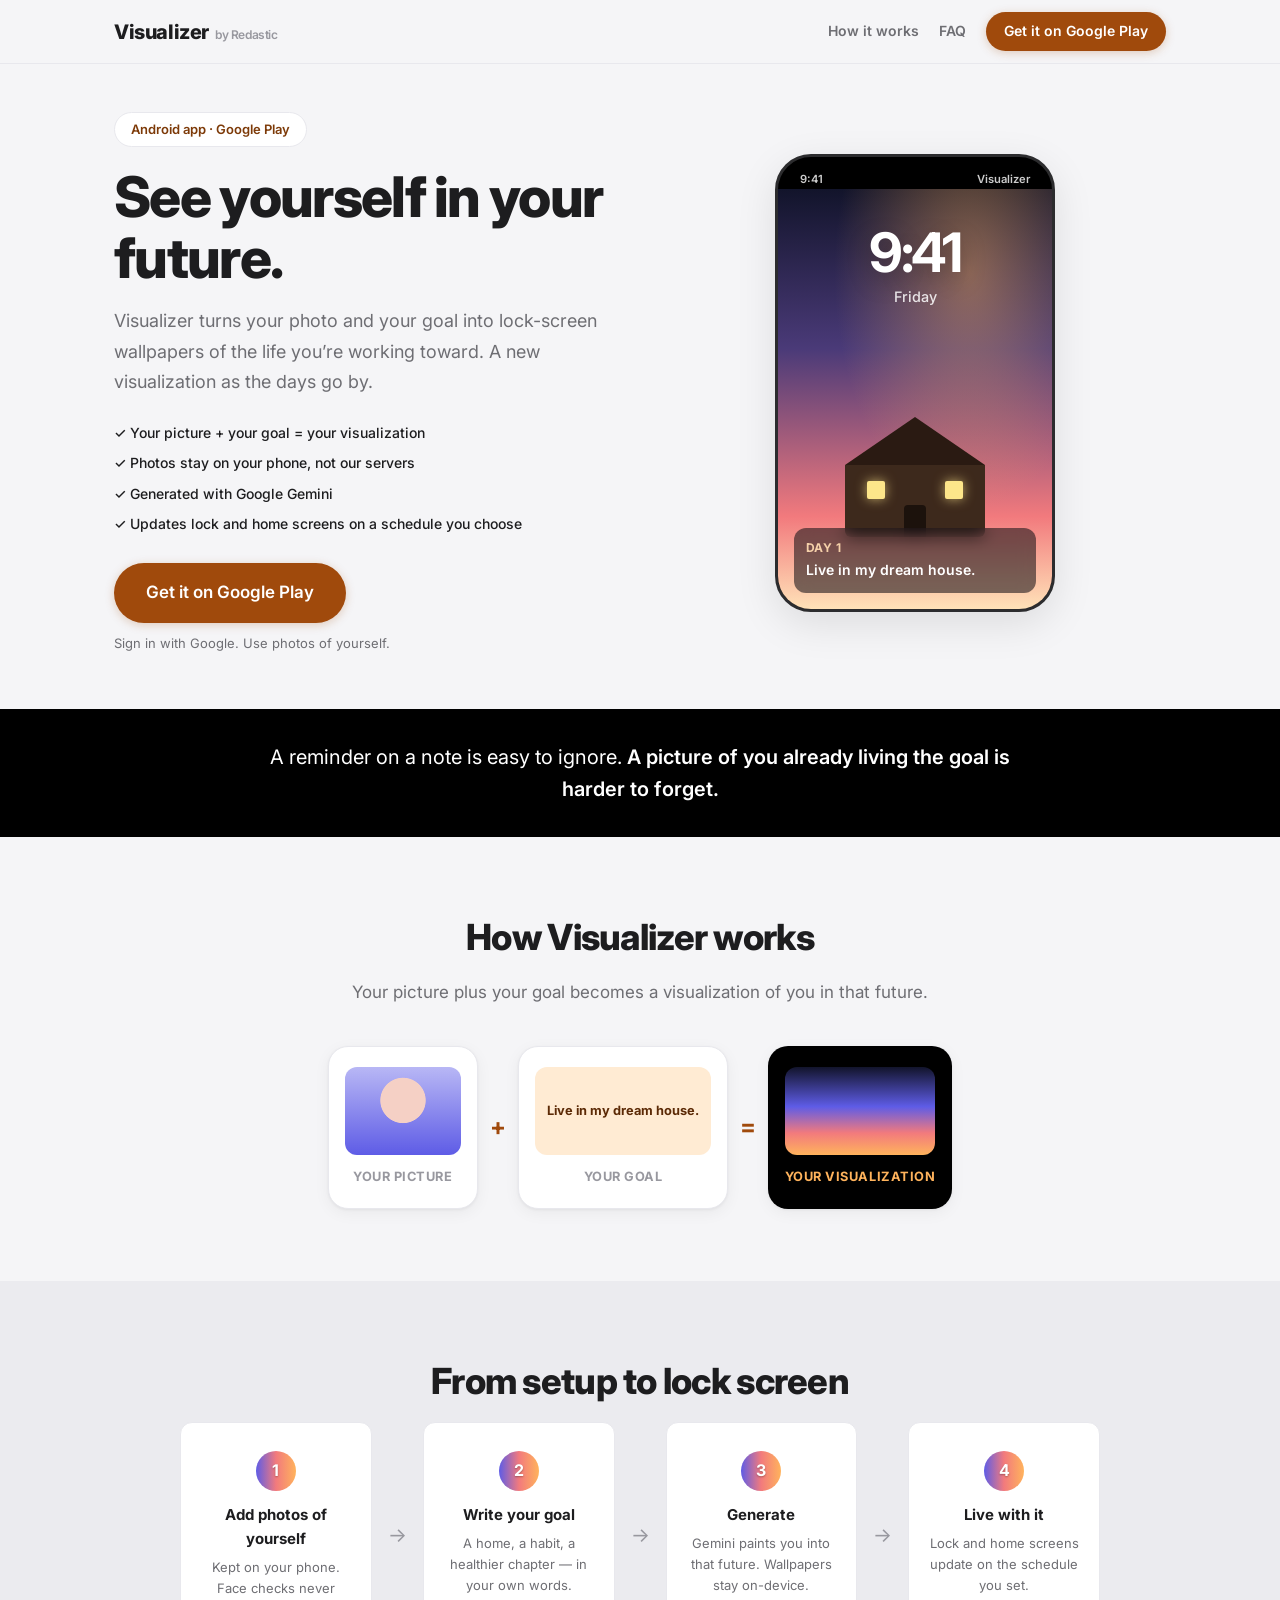
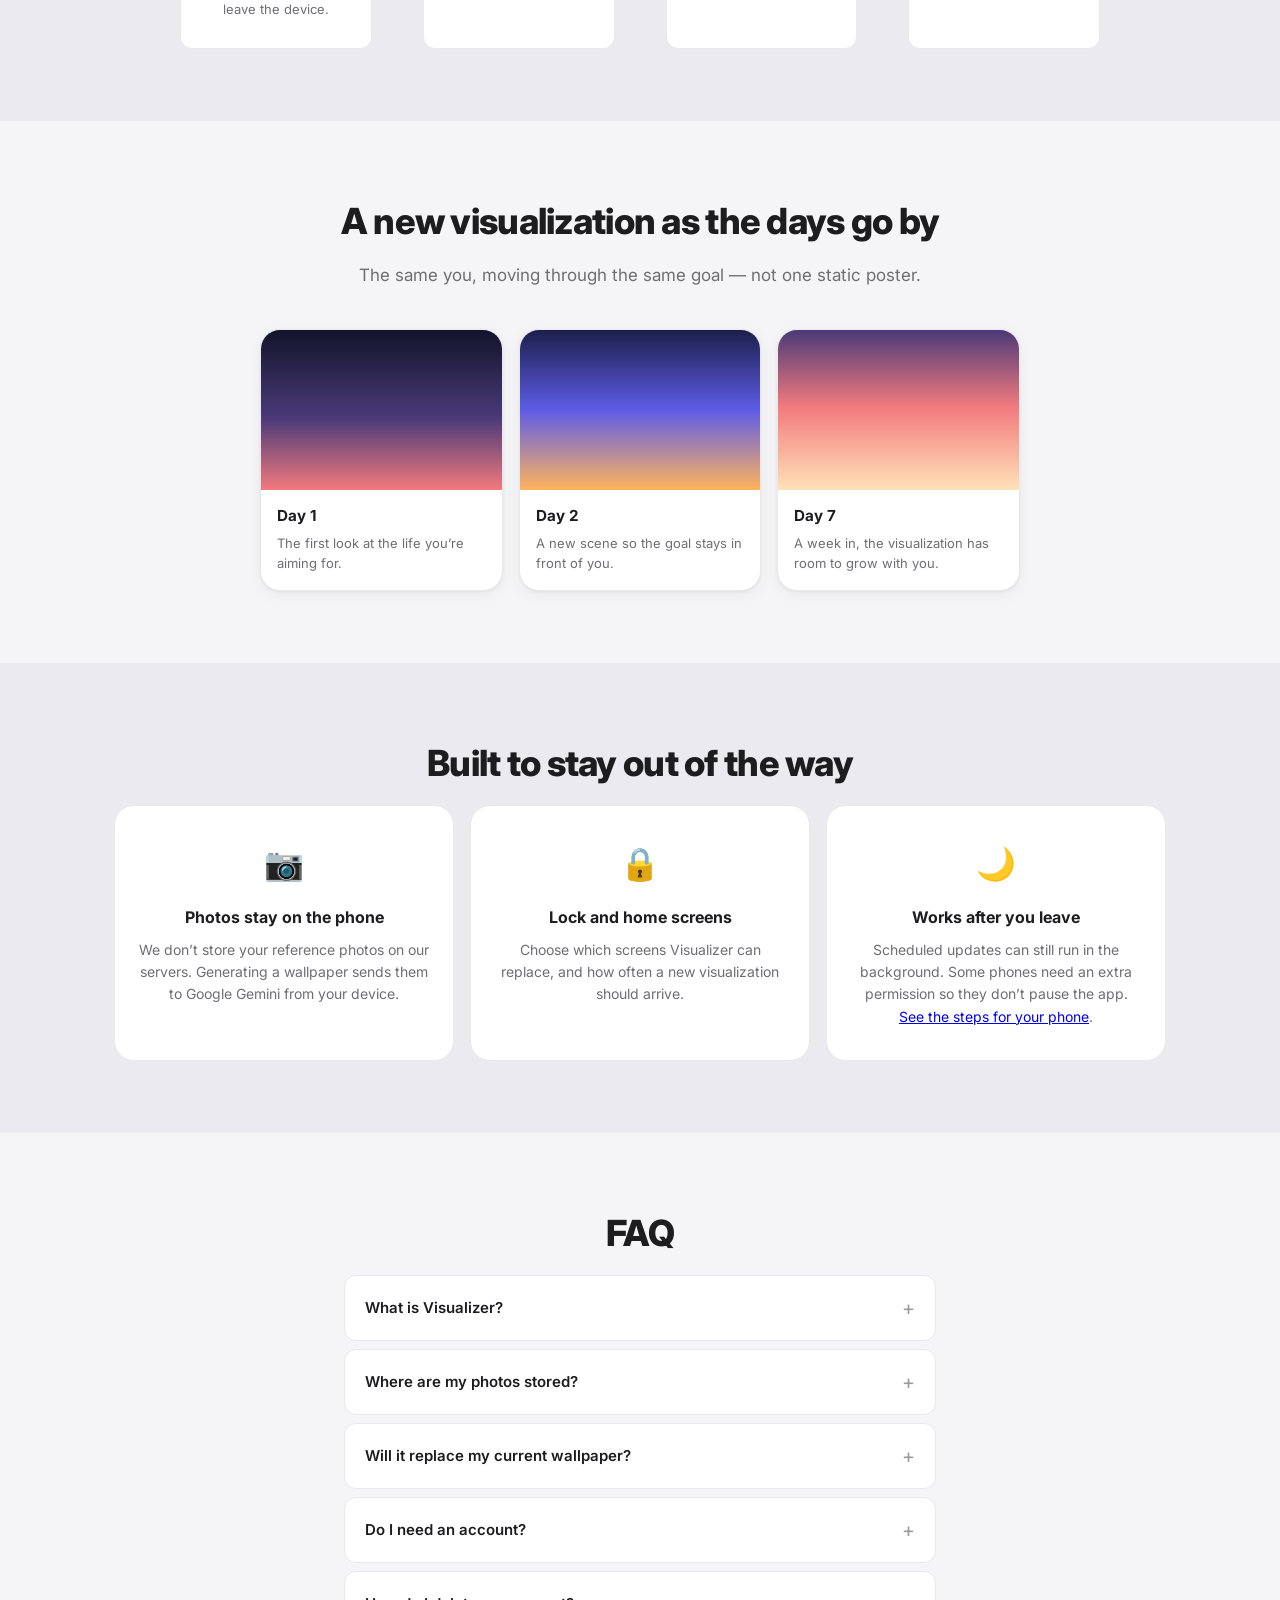
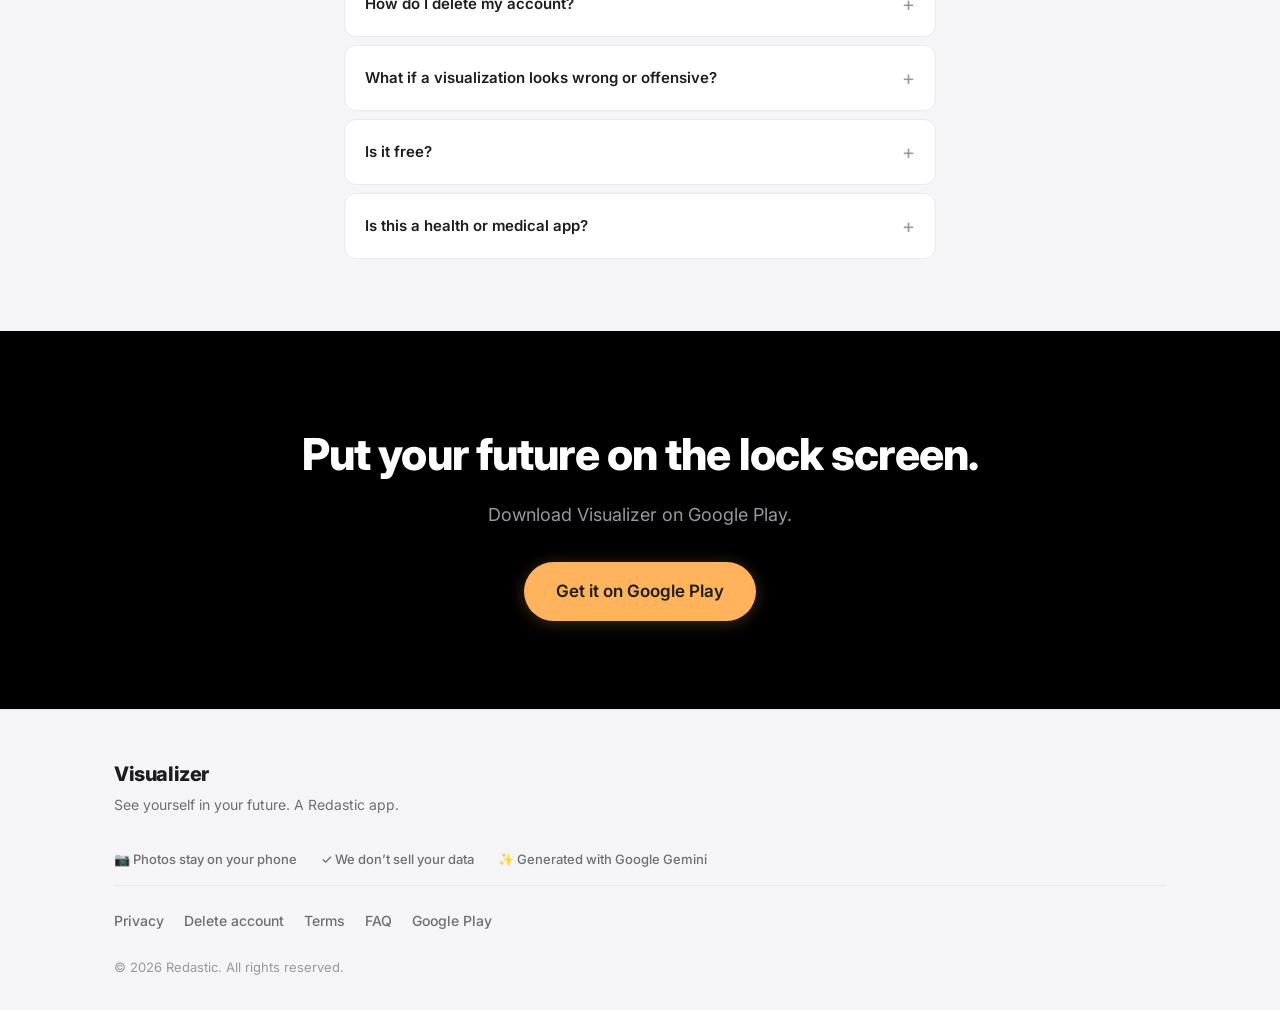
<file: index.html>
<!DOCTYPE html>
<html lang="en">
<head>
  <meta charset="UTF-8">
  <meta name="viewport" content="width=device-width, initial-scale=1.0">
  <title>Visualizer — See yourself in your future</title>
  <meta name="description" content="Visualizer turns your photo and your goal into lock-screen wallpapers of the life you’re working toward. A new visualization as the days go by.">
  <meta name="keywords" content="visualizer app, manifestation wallpaper, future self, lock screen wallpaper, goal visualization, google gemini wallpaper">
  <meta property="og:title" content="Visualizer — See yourself in your future">
  <meta property="og:description" content="Your picture plus your goal becomes a visualization on your lock screen. A new scene as the days go by.">
  <meta property="og:type" content="website">
  <meta property="og:url" content="https://redastic.com">
  <meta name="twitter:card" content="summary_large_image">
  <link rel="canonical" href="https://redastic.com">
  <link rel="preconnect" href="https://fonts.googleapis.com">
  <link rel="preconnect" href="https://fonts.gstatic.com" crossorigin>
  <link href="https://fonts.googleapis.com/css2?family=Inter:wght@400;500;600;700;800&display=swap" rel="stylesheet">
  <link rel="stylesheet" href="css/styles.css">
  <link rel="icon" href="data:image/svg+xml,<svg xmlns='http://www.w3.org/2000/svg' viewBox='0 0 100 100'><text y='.9em' font-size='90'>✨</text></svg>">
  <noscript>
    <style>.reveal, .reveal-delay { opacity: 1 !important; transform: none !important; }</style>
  </noscript>
</head>
<body>

  <nav class="nav">
    <div class="container nav-inner">
      <a href="index.html" class="logo">Visualizer<span class="logo-by">by Redastic</span></a>
      <div class="nav-links">
        <a href="#how">How it works</a>
        <a href="#faq">FAQ</a>
        <a href="https://play.google.com/store/apps/details?id=com.visualizer.app" data-link="play-store" class="btn btn-primary btn-sm" target="_blank" rel="noopener">
          <span data-config="cta-text">Get it on Google Play</span>
        </a>
      </div>
    </div>
  </nav>

  <section class="hero">
    <div class="container hero-grid">
      <div class="hero-content reveal">
        <div class="hero-badge">Android app · Google Play</div>
        <h1 class="hero-title">See yourself in your future.</h1>
        <p class="hero-subtitle">
          Visualizer turns your photo and your goal into lock-screen wallpapers of the
          life you’re working toward. A new visualization as the days go by.
        </p>

        <ul class="trust-signals">
          <li>✓ Your picture + your goal = your visualization</li>
          <li>✓ Photos stay on your phone, not our servers</li>
          <li>✓ Generated with Google Gemini</li>
          <li>✓ Updates lock and home screens on a schedule you choose</li>
        </ul>

        <div class="hero-cta">
          <a href="https://play.google.com/store/apps/details?id=com.visualizer.app" data-link="play-store" class="btn btn-primary btn-lg" target="_blank" rel="noopener">
            <span data-config="cta-text">Get it on Google Play</span>
          </a>
          <p class="cta-note">Sign in with Google. Use photos of yourself.</p>
        </div>
      </div>

      <div class="hero-demo reveal reveal-delay">
        <div class="phone-lock" aria-label="Lock screen visualization of living in a dream house">
          <div class="lock-status"><span>9:41</span><span>Visualizer</span></div>
          <div class="lock-scene">
            <div class="lock-time">9:41</div>
            <div class="lock-date">Friday</div>
            <div class="lock-house">
              <div class="lock-roof"></div>
              <div class="lock-body">
                <span class="lock-window lock-window-l"></span>
                <span class="lock-window lock-window-r"></span>
                <span class="lock-door"></span>
              </div>
            </div>
            <div class="lock-caption">
              <strong>Day 1</strong>
              <span>Live in my dream house.</span>
            </div>
          </div>
        </div>
      </div>
    </div>
  </section>

  <section class="usp-strip">
    <div class="container">
      <p class="usp-text reveal">
        A reminder on a note is easy to ignore.
        <strong>A picture of you already living the goal is harder to forget.</strong>
      </p>
    </div>
  </section>

  <section class="section" id="formula">
    <div class="container">
      <h2 class="section-title reveal">How Visualizer works</h2>
      <p class="section-subtitle reveal">Your picture plus your goal becomes a visualization of you in that future.</p>
      <div class="formula reveal">
        <div class="formula-card">
          <div class="formula-visual formula-photo" aria-hidden="true"></div>
          <h3>Your picture</h3>
        </div>
        <span class="formula-op">+</span>
        <div class="formula-card">
          <div class="formula-visual formula-goal">Live in my dream house.</div>
          <h3>Your goal</h3>
        </div>
        <span class="formula-op">=</span>
        <div class="formula-card is-result">
          <div class="formula-visual formula-result-visual" aria-hidden="true"></div>
          <h3>Your visualization</h3>
        </div>
      </div>
    </div>
  </section>

  <section class="section section-alt" id="how">
    <div class="container">
      <h2 class="section-title reveal">From setup to lock screen</h2>
      <div class="steps-horizontal">
        <div class="step-mini reveal">
          <div class="step-mini-number">1</div>
          <h3>Add photos of yourself</h3>
          <p>Kept on your phone. Face checks never leave the device.</p>
        </div>
        <div class="step-mini-arrow">→</div>
        <div class="step-mini reveal">
          <div class="step-mini-number">2</div>
          <h3>Write your goal</h3>
          <p>A home, a habit, a healthier chapter — in your own words.</p>
        </div>
        <div class="step-mini-arrow">→</div>
        <div class="step-mini reveal">
          <div class="step-mini-number">3</div>
          <h3>Generate</h3>
          <p>Gemini paints you into that future. Wallpapers stay on-device.</p>
        </div>
        <div class="step-mini-arrow">→</div>
        <div class="step-mini reveal">
          <div class="step-mini-number">4</div>
          <h3>Live with it</h3>
          <p>Lock and home screens update on the schedule you set.</p>
        </div>
      </div>
    </div>
  </section>

  <section class="section" id="days">
    <div class="container">
      <h2 class="section-title reveal">A new visualization as the days go by</h2>
      <p class="section-subtitle reveal">The same you, moving through the same goal — not one static poster.</p>
      <div class="days-grid">
        <article class="day-card reveal">
          <div class="day-scene day-1" aria-hidden="true"></div>
          <h3>Day 1</h3>
          <p>The first look at the life you’re aiming for.</p>
        </article>
        <article class="day-card reveal">
          <div class="day-scene day-2" aria-hidden="true"></div>
          <h3>Day 2</h3>
          <p>A new scene so the goal stays in front of you.</p>
        </article>
        <article class="day-card reveal">
          <div class="day-scene day-7" aria-hidden="true"></div>
          <h3>Day 7</h3>
          <p>A week in, the visualization has room to grow with you.</p>
        </article>
      </div>
    </div>
  </section>

  <section class="section section-alt" id="why">
    <div class="container">
      <h2 class="section-title reveal">Built to stay out of the way</h2>
      <div class="why-grid">
        <div class="why-card reveal">
          <span class="why-icon">📷</span>
          <h3>Photos stay on the phone</h3>
          <p>We don’t store your reference photos on our servers. Generating a wallpaper sends them to Google Gemini from your device.</p>
        </div>
        <div class="why-card reveal">
          <span class="why-icon">🔒</span>
          <h3>Lock and home screens</h3>
          <p>Choose which screens Visualizer can replace, and how often a new visualization should arrive.</p>
        </div>
        <div class="why-card reveal">
          <span class="why-icon">🌙</span>
          <h3>Works after you leave</h3>
          <p>Scheduled updates can still run in the background. Some phones need an extra permission so they don’t pause the app. <a href="background-help/">See the steps for your phone</a>.</p>
        </div>
      </div>
    </div>
  </section>

  <section class="section" id="faq">
    <div class="container container-narrow">
      <h2 class="section-title reveal">FAQ</h2>
      <div class="faq-list">
        <details class="faq-item reveal">
          <summary>What is Visualizer?</summary>
          <p>An Android app from Redastic that creates motivational lock-screen wallpapers of your future self from your photos and your goal.</p>
        </details>
        <details class="faq-item reveal">
          <summary>Where are my photos stored?</summary>
          <p>On your phone. We do not upload or permanently store those files on our servers. When you generate a wallpaper, selected photos are sent from your device to Google Gemini. Android Backup or a device transfer may restore local media.</p>
        </details>
        <details class="faq-item reveal">
          <summary>Will it replace my current wallpaper?</summary>
          <p>Yes, on the screens you allow — lock, home, or both. You set that during setup and can change it later in Profile → Wallpaper settings.</p>
        </details>
        <details class="faq-item reveal">
          <summary>Do I need an account?</summary>
          <p>Yes. Sign in with Google so we can save your goal and account. You must be 18 or older.</p>
        </details>
        <details class="faq-item reveal">
          <summary>How do I delete my account?</summary>
          <p>In the app: Profile → Delete account. You can also request deletion by email from the <a href="data-deletion/index.html">data deletion page</a>.</p>
        </details>
        <details class="faq-item reveal">
          <summary>What if a visualization looks wrong or offensive?</summary>
          <p>Open it full screen and tap Report. That flags it for us without leaving the app and removes it from your gallery. Visualizations are AI-generated and labeled in the app.</p>
        </details>
        <details class="faq-item reveal">
          <summary>Is it free?</summary>
          <p>Your 7-day free trial starts with your first wallpaper and needs no payment details. After that, new and automatic wallpapers need Visualizer Plus, a monthly or yearly subscription through Google Play. Google Play shows the price in your currency before you buy, and you can cancel any time in Google Play.</p>
        </details>
        <details class="faq-item reveal">
          <summary>Is this a health or medical app?</summary>
          <p>No. If you type a health, weight, or fitness goal, that text is used only to personalize wallpaper prompts — not as medical advice or Health Connect data.</p>
        </details>
      </div>
    </div>
  </section>

  <section class="cta-section">
    <div class="container reveal">
      <h2 class="cta-title">Put your future on the lock screen.</h2>
      <p class="cta-subtitle">Download Visualizer on Google Play.</p>
      <div class="cta-actions">
        <a href="https://play.google.com/store/apps/details?id=com.visualizer.app" data-link="play-store" class="btn btn-primary btn-lg" target="_blank" rel="noopener">
          <span data-config="cta-text">Get it on Google Play</span>
        </a>
      </div>
    </div>
  </section>

  <footer class="footer">
    <div class="container footer-inner">
      <div class="footer-brand">
        <span class="logo">Visualizer</span>
        <p>See yourself in your future. A Redastic app.</p>
      </div>
      <div class="footer-trust">
        <span>📷 Photos stay on your phone</span>
        <span>✓ We don’t sell your data</span>
        <span>✨ Generated with Google Gemini</span>
      </div>
      <div class="footer-links">
        <a href="privacy/index.html">Privacy</a>
        <a href="data-deletion/index.html">Delete account</a>
        <a href="terms/index.html">Terms</a>
        <a href="#faq">FAQ</a>
        <a href="https://play.google.com/store/apps/details?id=com.visualizer.app" data-link="play-store" target="_blank" rel="noopener">Google Play</a>
      </div>
      <p class="footer-copy">&copy; <span data-config="copyright-year">2026</span> Redastic. All rights reserved.</p>
    </div>
  </footer>

  <script src="js/config.js"></script>
  <script src="js/script.js"></script>
</body>
</html>
</file>
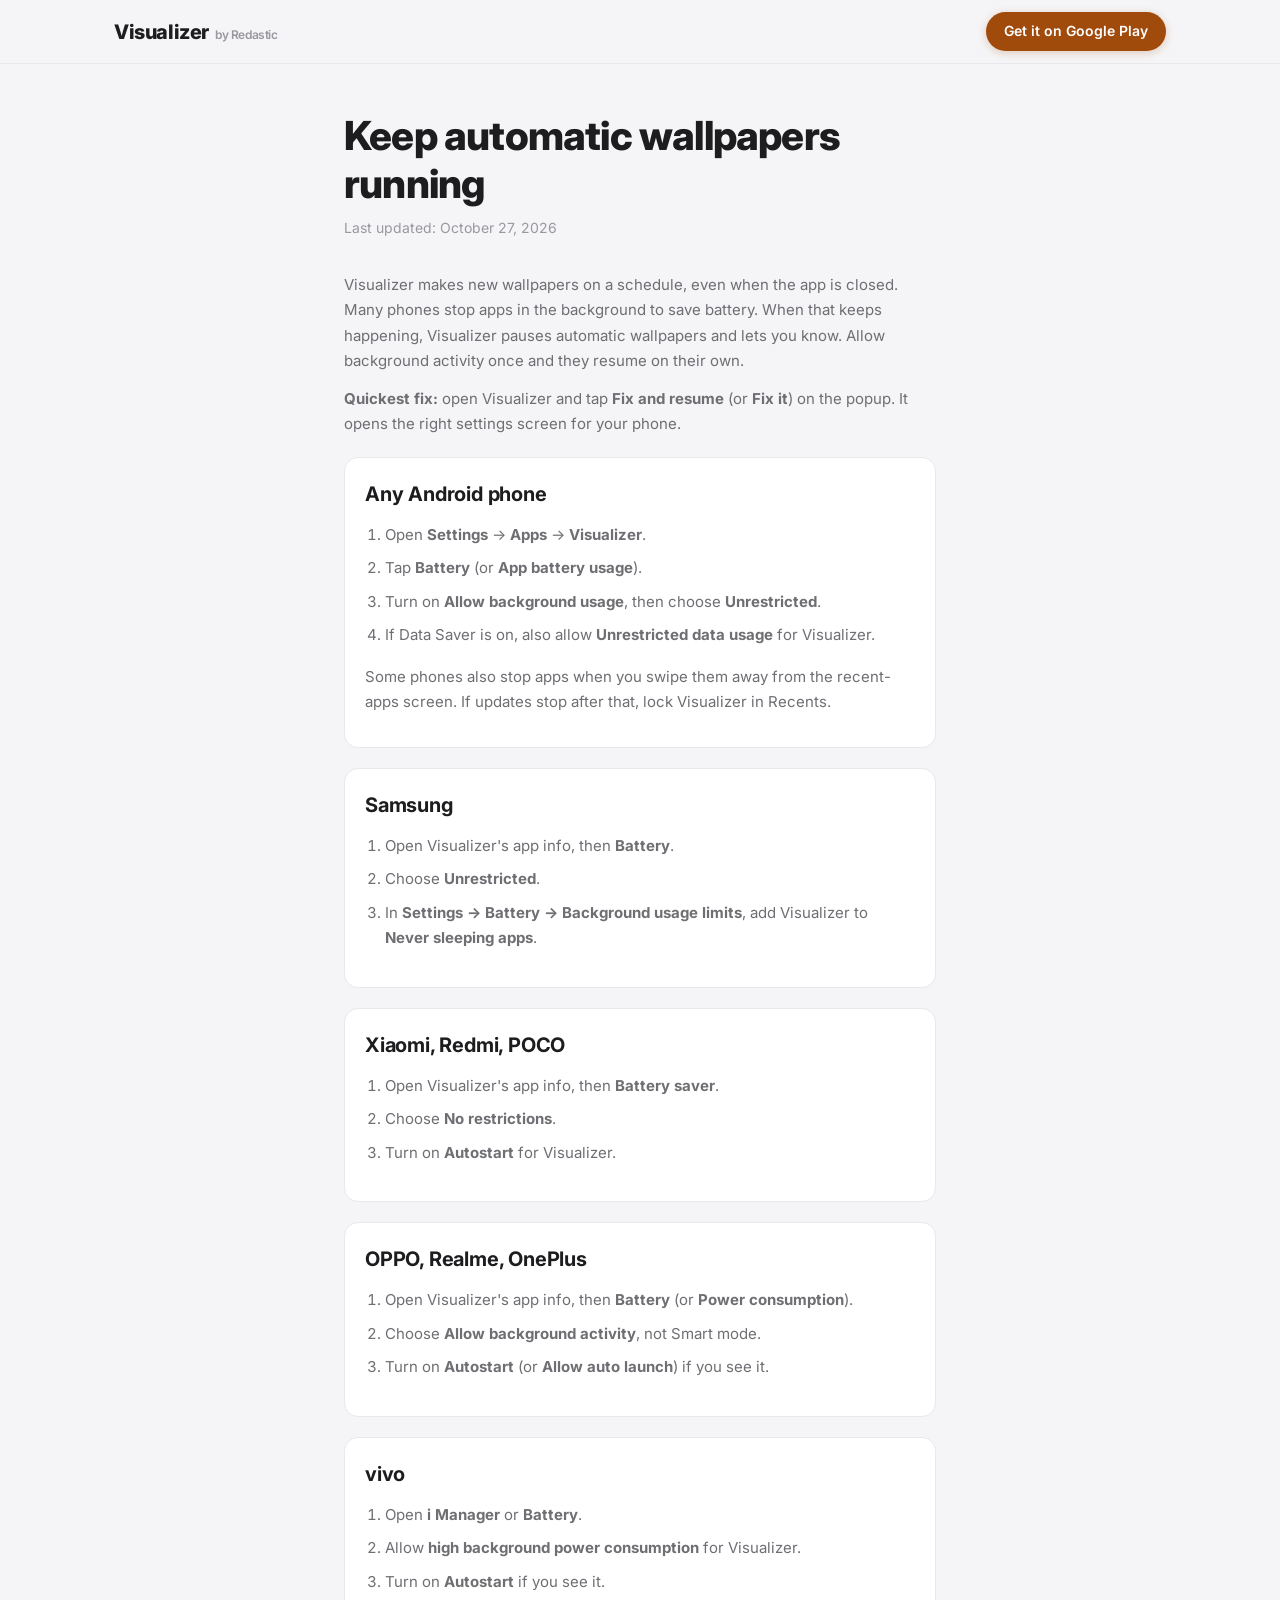
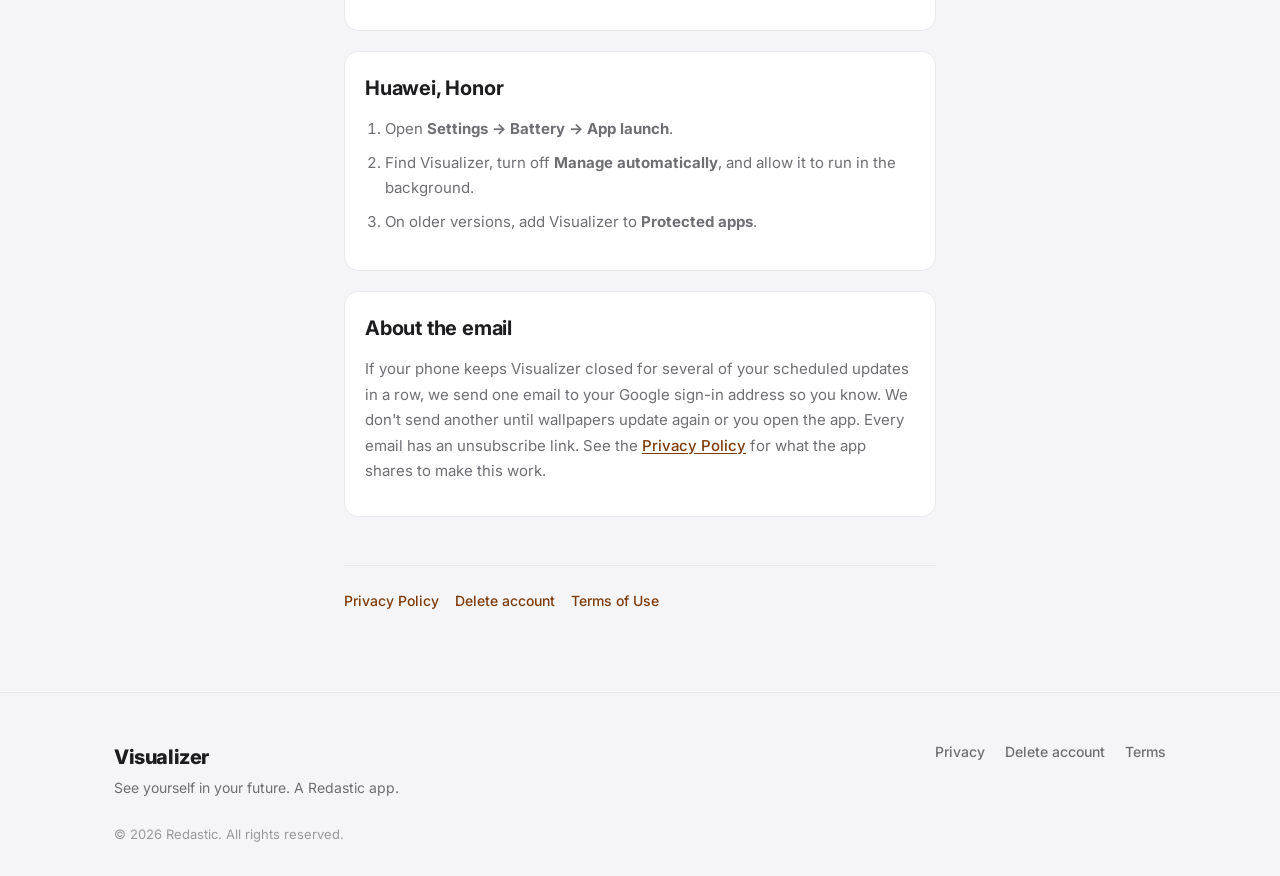
<file: background-help/index.html>
<!DOCTYPE html>
<html lang="en">
<head>
  <meta charset="UTF-8">
  <meta name="viewport" content="width=device-width, initial-scale=1.0">
  <title>Keep Visualizer's automatic wallpapers running</title>
  <meta name="description" content="Phone-by-phone steps to stop your phone from closing Visualizer in the background, so automatic wallpapers keep updating.">
  <meta name="robots" content="index, follow">
  <link rel="canonical" href="https://redastic.com/background-help/">
  <link rel="preconnect" href="https://fonts.googleapis.com">
  <link rel="preconnect" href="https://fonts.gstatic.com" crossorigin>
  <link href="https://fonts.googleapis.com/css2?family=Inter:wght@400;500;600;700;800&display=swap" rel="stylesheet">
  <link rel="stylesheet" href="../css/styles.css">
  <link rel="icon" href="data:image/svg+xml,<svg xmlns='http://www.w3.org/2000/svg' viewBox='0 0 100 100'><text y='.9em' font-size='90'>✨</text></svg>">
</head>
<body>

  <nav class="nav">
    <div class="container nav-inner">
      <a href="../index.html" class="logo">Visualizer<span class="logo-by">by Redastic</span></a>
      <a href="https://play.google.com/store/apps/details?id=com.visualizer.app" data-link="play-store" class="btn btn-primary btn-sm" target="_blank" rel="noopener">
        <span data-config="cta-text">Get it on Google Play</span>
      </a>
    </div>
  </nav>

  <main class="legal-page">
    <div class="container container-narrow">
      <h1>Keep automatic wallpapers running</h1>
      <p class="legal-meta">Last updated: October 27, 2026</p>
      <p>
        Visualizer makes new wallpapers on a schedule, even when the app is closed. Many
        phones stop apps in the background to save battery. When that keeps happening,
        Visualizer pauses automatic wallpapers and lets you know. Allow background
        activity once and they resume on their own.
      </p>
      <p>
        <strong>Quickest fix:</strong> open Visualizer and tap <strong>Fix and resume</strong>
        (or <strong>Fix it</strong>) on the popup. It opens the right settings screen for your phone.
      </p>

      <section class="legal-card">
        <h2>Any Android phone</h2>
        <ol>
          <li>Open <strong>Settings</strong> → <strong>Apps</strong> → <strong>Visualizer</strong>.</li>
          <li>Tap <strong>Battery</strong> (or <strong>App battery usage</strong>).</li>
          <li>Turn on <strong>Allow background usage</strong>, then choose <strong>Unrestricted</strong>.</li>
          <li>If Data Saver is on, also allow <strong>Unrestricted data usage</strong> for Visualizer.</li>
        </ol>
        <p>
          Some phones also stop apps when you swipe them away from the recent-apps screen.
          If updates stop after that, lock Visualizer in Recents.
        </p>
      </section>

      <section class="legal-card">
        <h2>Samsung</h2>
        <ol>
          <li>Open Visualizer's app info, then <strong>Battery</strong>.</li>
          <li>Choose <strong>Unrestricted</strong>.</li>
          <li>In <strong>Settings → Battery → Background usage limits</strong>, add Visualizer to <strong>Never sleeping apps</strong>.</li>
        </ol>
      </section>

      <section class="legal-card">
        <h2>Xiaomi, Redmi, POCO</h2>
        <ol>
          <li>Open Visualizer's app info, then <strong>Battery saver</strong>.</li>
          <li>Choose <strong>No restrictions</strong>.</li>
          <li>Turn on <strong>Autostart</strong> for Visualizer.</li>
        </ol>
      </section>

      <section class="legal-card">
        <h2>OPPO, Realme, OnePlus</h2>
        <ol>
          <li>Open Visualizer's app info, then <strong>Battery</strong> (or <strong>Power consumption</strong>).</li>
          <li>Choose <strong>Allow background activity</strong>, not Smart mode.</li>
          <li>Turn on <strong>Autostart</strong> (or <strong>Allow auto launch</strong>) if you see it.</li>
        </ol>
      </section>

      <section class="legal-card">
        <h2>vivo</h2>
        <ol>
          <li>Open <strong>i Manager</strong> or <strong>Battery</strong>.</li>
          <li>Allow <strong>high background power consumption</strong> for Visualizer.</li>
          <li>Turn on <strong>Autostart</strong> if you see it.</li>
        </ol>
      </section>

      <section class="legal-card">
        <h2>Huawei, Honor</h2>
        <ol>
          <li>Open <strong>Settings → Battery → App launch</strong>.</li>
          <li>Find Visualizer, turn off <strong>Manage automatically</strong>, and allow it to run in the background.</li>
          <li>On older versions, add Visualizer to <strong>Protected apps</strong>.</li>
        </ol>
      </section>

      <section class="legal-card">
        <h2>About the email</h2>
        <p>
          If your phone keeps Visualizer closed for several of your scheduled updates in a row,
          we send one email to your Google sign-in address so you know. We don't send another
          until wallpapers update again or you open the app. Every email has an unsubscribe link. See the
          <a href="../privacy/index.html">Privacy Policy</a> for what the app shares to make this work.
        </p>
      </section>

      <nav class="legal-nav" aria-label="Legal">
        <a href="../privacy/index.html">Privacy Policy</a>
        <a href="../data-deletion/index.html">Delete account</a>
        <a href="../terms/index.html">Terms of Use</a>
      </nav>
    </div>
  </main>

  <footer class="footer">
    <div class="container footer-inner">
      <div class="footer-brand">
        <a href="../index.html" class="logo">Visualizer</a>
        <p>See yourself in your future. A Redastic app.</p>
      </div>
      <div class="footer-links">
        <a href="../privacy/index.html">Privacy</a>
        <a href="../data-deletion/index.html">Delete account</a>
        <a href="../terms/index.html">Terms</a>
      </div>
      <p class="footer-copy">&copy; <span data-config="copyright-year">2026</span> Redastic. All rights reserved.</p>
    </div>
  </footer>

  <script src="../js/config.js"></script>
  <script src="../js/script.js"></script>
</body>
</html>
</file>
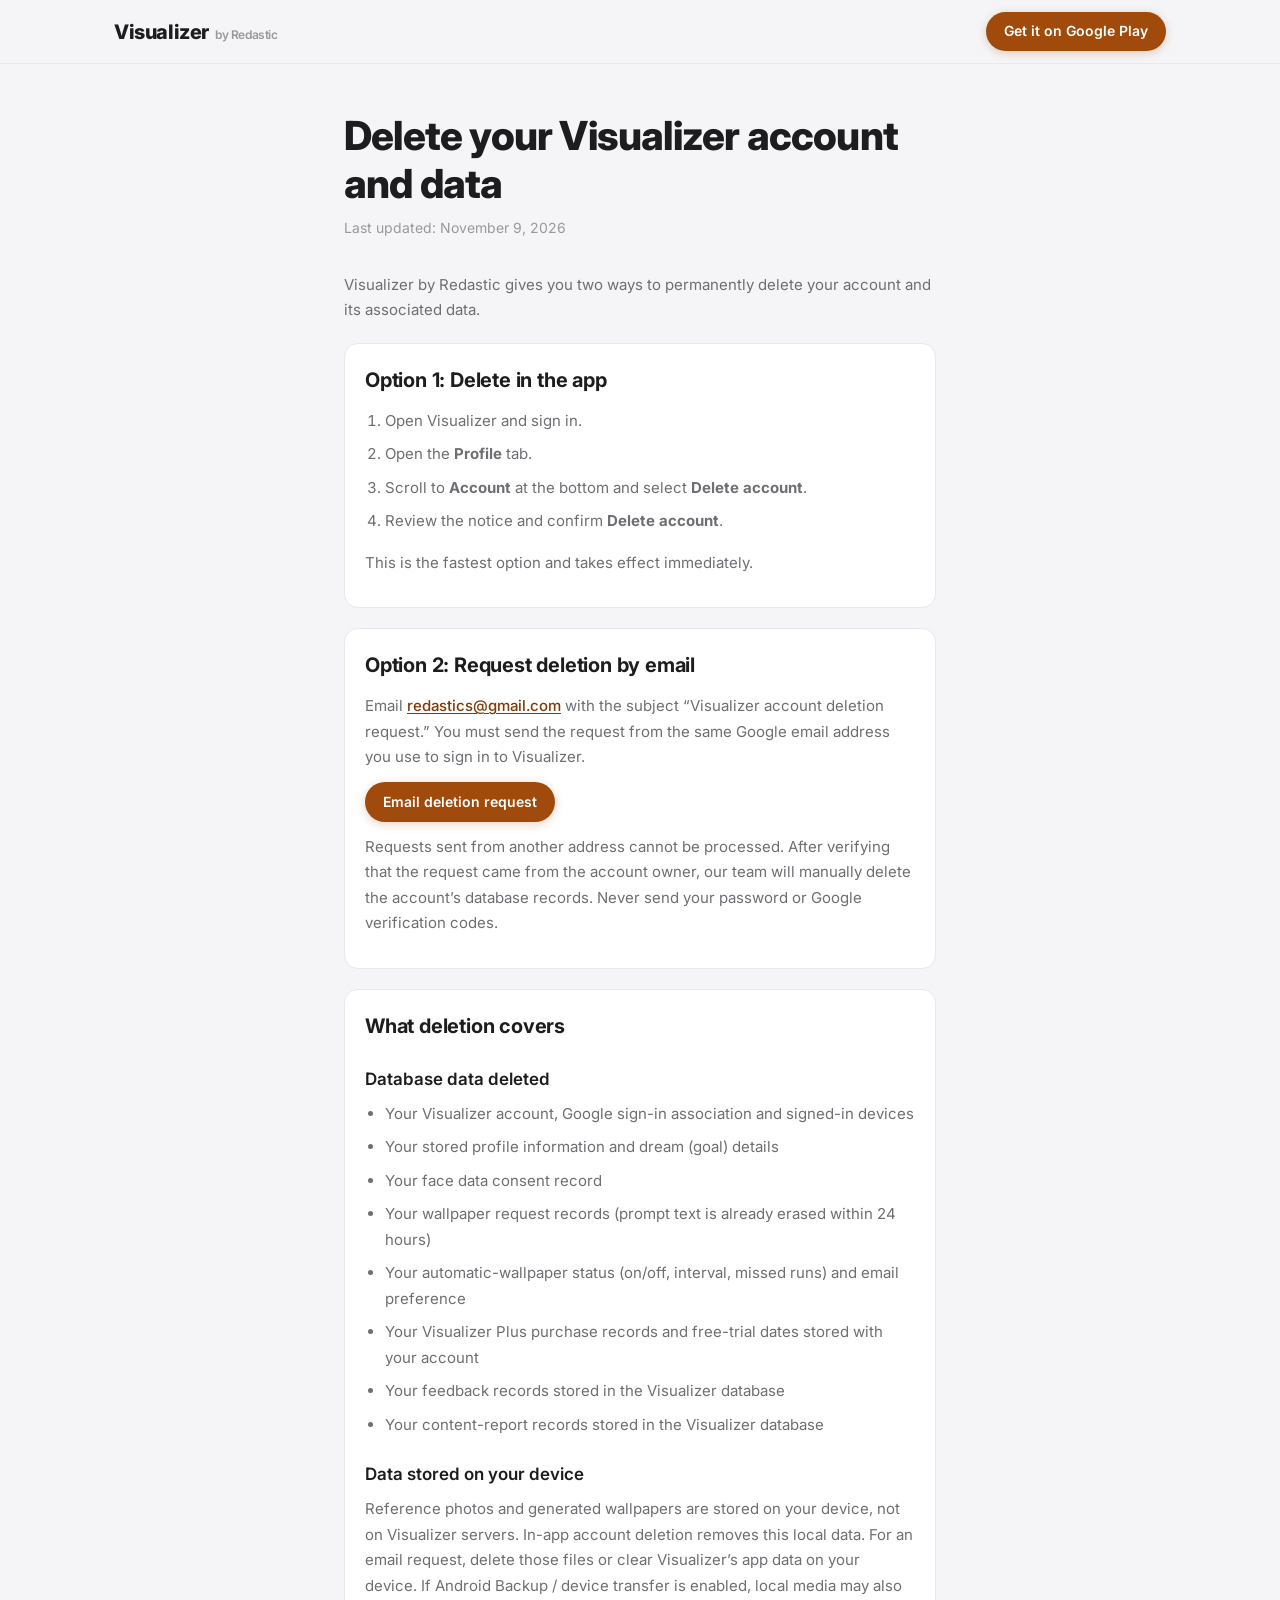
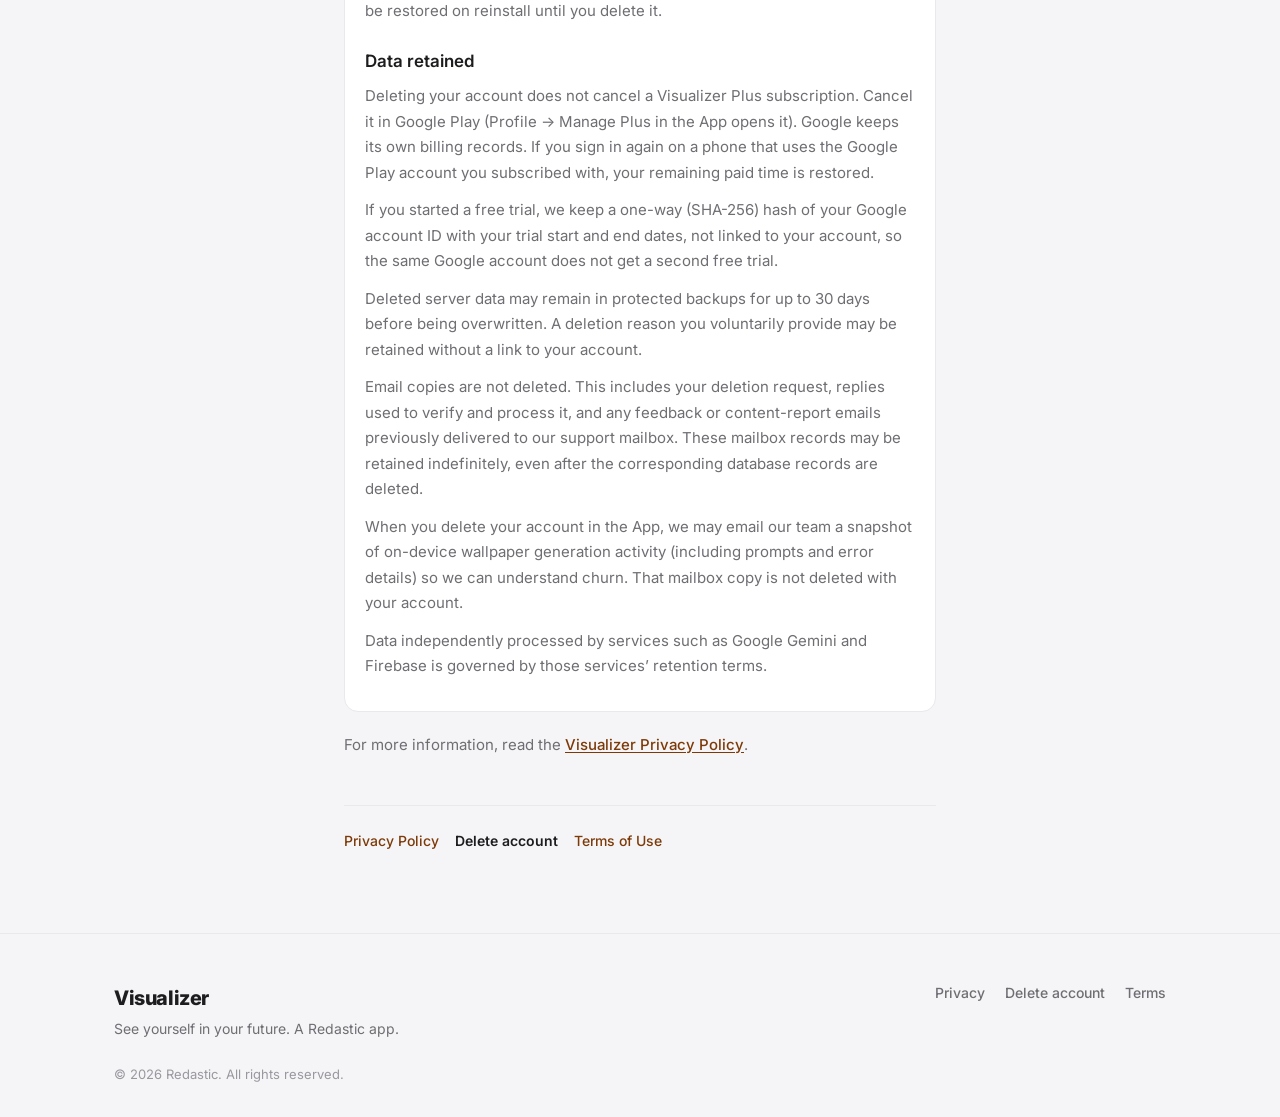
<file: data-deletion/index.html>
<!DOCTYPE html>
<html lang="en">
<head>
  <meta charset="UTF-8">
  <meta name="viewport" content="width=device-width, initial-scale=1.0">
  <title>Delete your Visualizer account</title>
  <meta name="description" content="How to permanently delete your Visualizer account and associated data, in the app or by email.">
  <meta name="robots" content="index, follow">
  <link rel="canonical" href="https://redastic.com/data-deletion/">
  <link rel="preconnect" href="https://fonts.googleapis.com">
  <link rel="preconnect" href="https://fonts.gstatic.com" crossorigin>
  <link href="https://fonts.googleapis.com/css2?family=Inter:wght@400;500;600;700;800&display=swap" rel="stylesheet">
  <link rel="stylesheet" href="../css/styles.css">
  <link rel="icon" href="data:image/svg+xml,<svg xmlns='http://www.w3.org/2000/svg' viewBox='0 0 100 100'><text y='.9em' font-size='90'>✨</text></svg>">
</head>
<body>

  <nav class="nav">
    <div class="container nav-inner">
      <a href="../index.html" class="logo">Visualizer<span class="logo-by">by Redastic</span></a>
      <a href="https://play.google.com/store/apps/details?id=com.visualizer.app" data-link="play-store" class="btn btn-primary btn-sm" target="_blank" rel="noopener">
        <span data-config="cta-text">Get it on Google Play</span>
      </a>
    </div>
  </nav>

  <main class="legal-page">
    <div class="container container-narrow">
      <h1>Delete your Visualizer account and data</h1>
      <p class="legal-meta">Last updated: November 9, 2026</p>
      <p>
        Visualizer by Redastic gives you two ways to permanently delete your account
        and its associated data.
      </p>

      <section class="legal-card">
        <h2>Option 1: Delete in the app</h2>
        <ol>
          <li>Open Visualizer and sign in.</li>
          <li>Open the <strong>Profile</strong> tab.</li>
          <li>Scroll to <strong>Account</strong> at the bottom and select <strong>Delete account</strong>.</li>
          <li>Review the notice and confirm <strong>Delete account</strong>.</li>
        </ol>
        <p>This is the fastest option and takes effect immediately.</p>
      </section>

      <section class="legal-card">
        <h2>Option 2: Request deletion by email</h2>
        <p>
          Email
          <a class="email" href="mailto:redastics@gmail.com?subject=Visualizer%20account%20deletion%20request&amp;body=Google%20Sign-In%20email%3A%0A%0APlease%20permanently%20delete%20my%20Visualizer%20account%20and%20associated%20data." data-link="deletion-email" data-config="privacy-email">redastics@gmail.com</a>
          with the subject “Visualizer account deletion request.” You must send the
          request from the same Google email address you use to sign in to Visualizer.
        </p>
        <p>
          <a class="btn btn-primary btn-sm" href="mailto:redastics@gmail.com?subject=Visualizer%20account%20deletion%20request&amp;body=Google%20Sign-In%20email%3A%0A%0APlease%20permanently%20delete%20my%20Visualizer%20account%20and%20associated%20data." data-link="deletion-email">Email deletion request</a>
        </p>
        <p>
          Requests sent from another address cannot be processed. After verifying that
          the request came from the account owner, our team will manually delete the
          account’s database records. Never send your password or Google verification codes.
        </p>
      </section>

      <section class="legal-card">
        <h2>What deletion covers</h2>
        <h3>Database data deleted</h3>
        <ul>
          <li>Your Visualizer account, Google sign-in association and signed-in devices</li>
          <li>Your stored profile information and dream (goal) details</li>
          <li>Your face data consent record</li>
          <li>Your wallpaper request records (prompt text is already erased within 24 hours)</li>
          <li>Your automatic-wallpaper status (on/off, interval, missed runs) and email preference</li>
          <li>Your Visualizer Plus purchase records and free-trial dates stored with your account</li>
          <li>Your feedback records stored in the Visualizer database</li>
          <li>Your content-report records stored in the Visualizer database</li>
        </ul>

        <h3>Data stored on your device</h3>
        <p>
          Reference photos and generated wallpapers are stored on your device, not on
          Visualizer servers. In-app account deletion removes this local data. For an
          email request, delete those files or clear Visualizer’s app data on your device.
          If Android Backup / device transfer is enabled, local media may also be restored
          on reinstall until you delete it.
        </p>

        <h3>Data retained</h3>
        <p>
          Deleting your account does not cancel a Visualizer Plus subscription. Cancel it in
          Google Play (Profile → Manage Plus in the App opens it). Google keeps its own billing
          records. If you sign in again on a phone that uses the Google Play account you
          subscribed with, your remaining paid time is restored.
        </p>
        <p>
          If you started a free trial, we keep a one-way (SHA-256) hash of your Google account ID
          with your trial start and end dates, not linked to your account, so the same Google
          account does not get a second free trial.
        </p>
        <p>
          Deleted server data may remain in protected backups for up to 30 days before
          being overwritten. A deletion reason you voluntarily provide may be retained
          without a link to your account.
        </p>
        <p>
          Email copies are not deleted. This includes your deletion request, replies
          used to verify and process it, and any feedback or content-report emails previously delivered
          to our support mailbox. These mailbox records may be retained indefinitely,
          even after the corresponding database records are deleted.
        </p>
        <p>
          When you delete your account in the App, we may email our team a snapshot of
          on-device wallpaper generation activity (including prompts and error details)
          so we can understand churn. That mailbox copy is not deleted with your account.
        </p>
        <p>
          Data independently processed by services such as Google Gemini and Firebase is
          governed by those services’ retention terms.
        </p>
      </section>

      <p>
        For more information, read the <a href="../privacy/index.html">Visualizer Privacy Policy</a>.
      </p>

      <nav class="legal-nav" aria-label="Legal">
        <a href="../privacy/index.html">Privacy Policy</a>
        <a href="../data-deletion/index.html" aria-current="page">Delete account</a>
        <a href="../terms/index.html">Terms of Use</a>
      </nav>
    </div>
  </main>

  <footer class="footer">
    <div class="container footer-inner">
      <div class="footer-brand">
        <a href="../index.html" class="logo">Visualizer</a>
        <p>See yourself in your future. A Redastic app.</p>
      </div>
      <div class="footer-links">
        <a href="../privacy/index.html">Privacy</a>
        <a href="../data-deletion/index.html" aria-current="page">Delete account</a>
        <a href="../terms/index.html">Terms</a>
      </div>
      <p class="footer-copy">&copy; <span data-config="copyright-year">2026</span> Redastic. All rights reserved.</p>
    </div>
  </footer>

  <script src="../js/config.js"></script>
  <script src="../js/script.js"></script>
</body>
</html>
</file>
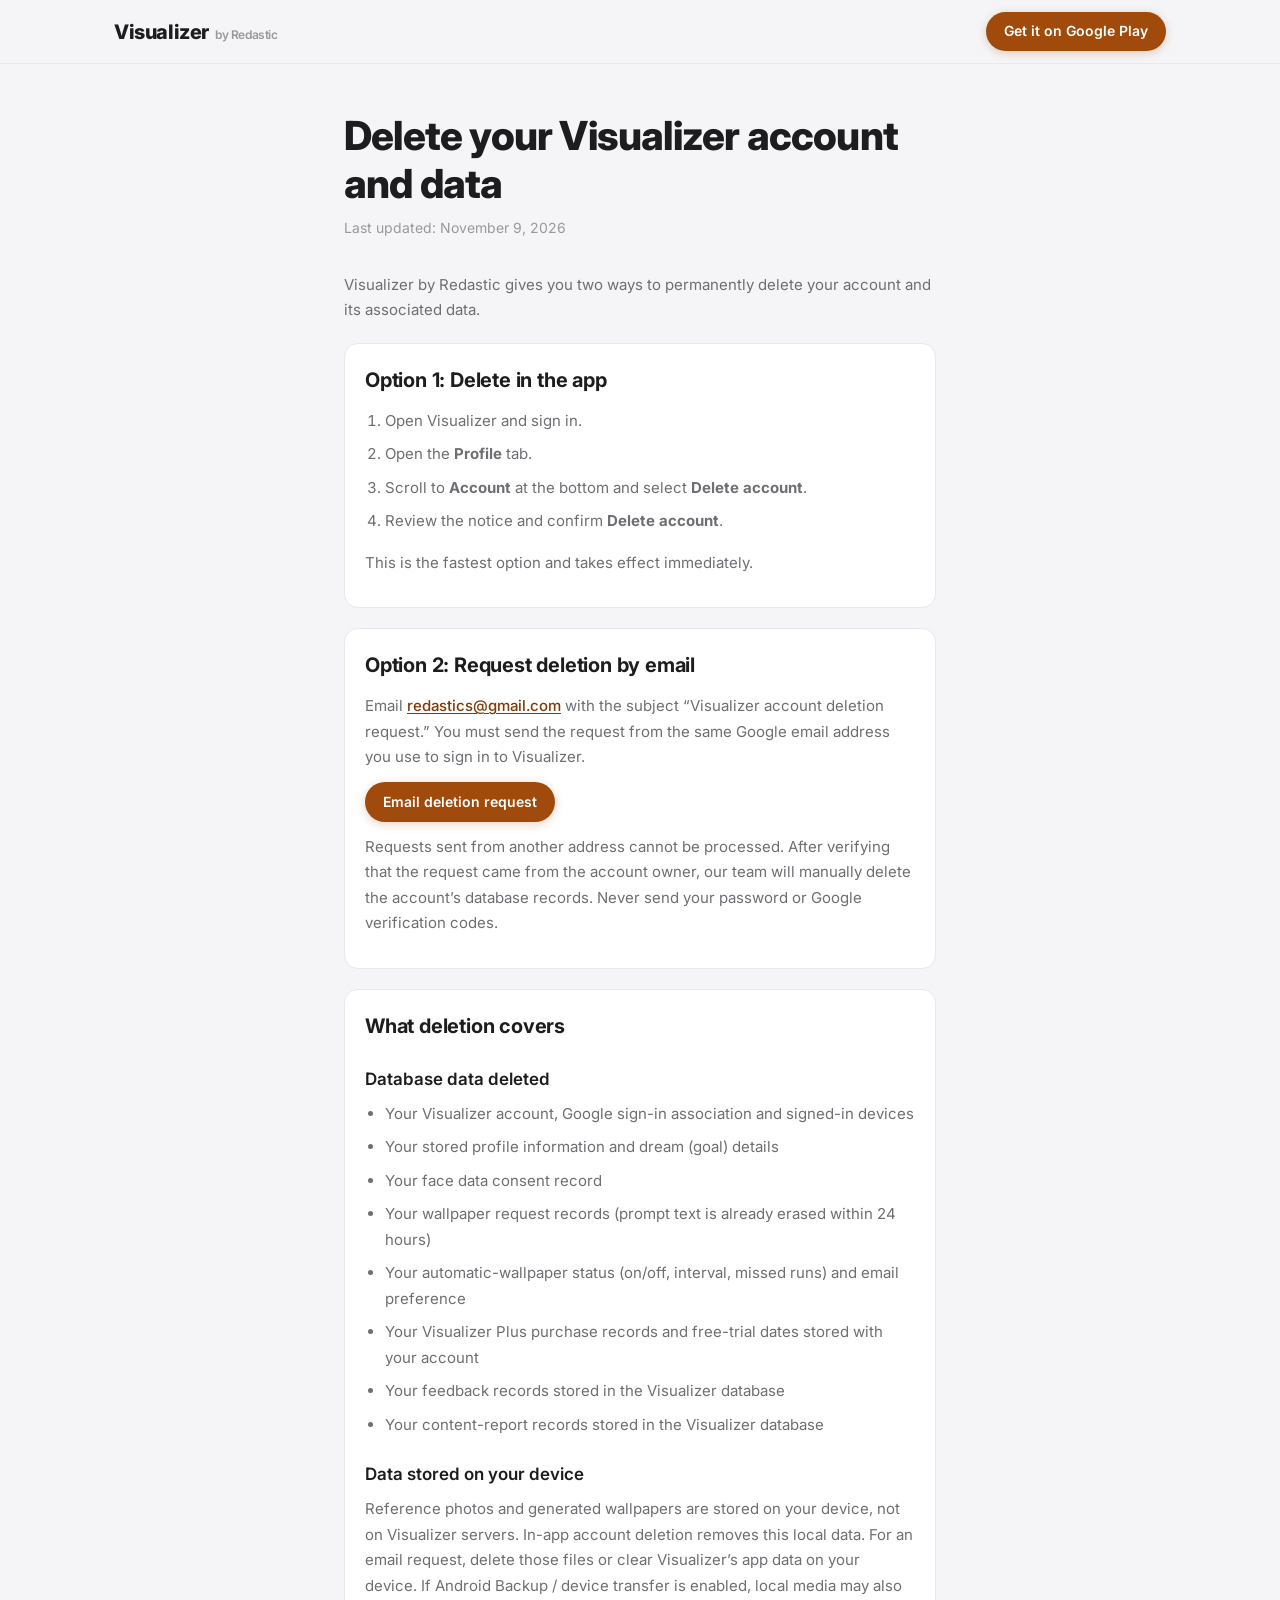
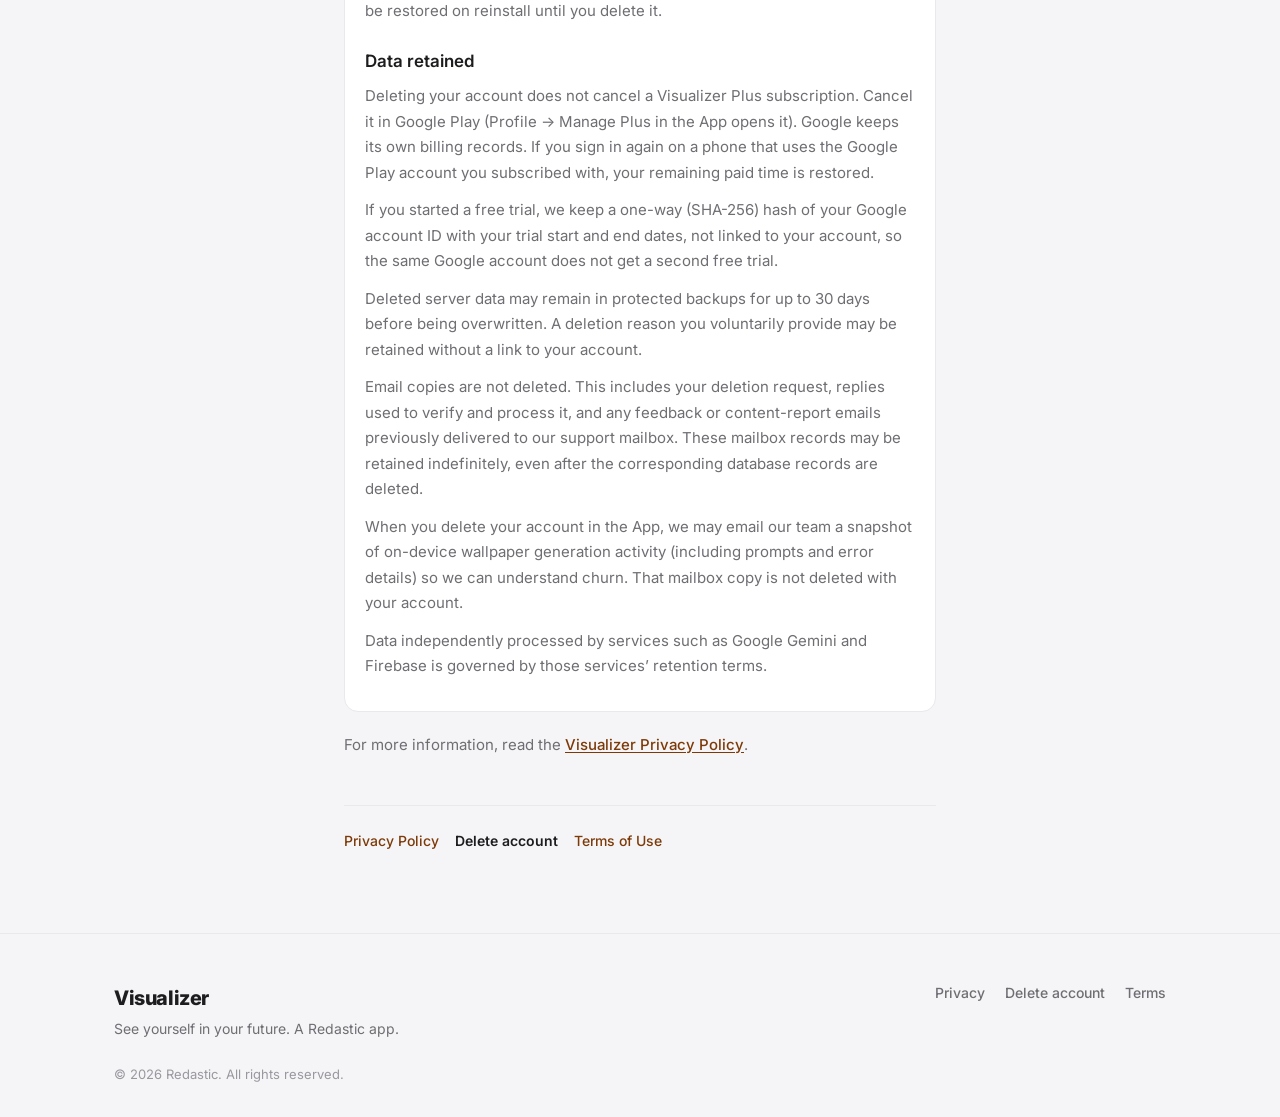
<file: delete-account/index.html>
<!DOCTYPE html>
<html lang="en">
<head>
  <meta charset="UTF-8">
  <title>Delete your Visualizer account</title>
  <link rel="canonical" href="https://redastic.com/data-deletion/">
  <meta http-equiv="refresh" content="0; url=../data-deletion/index.html">
  <script>location.replace("../data-deletion/index.html");</script>
</head>
<body>
  <p><a href="../data-deletion/index.html">Continue to account deletion instructions</a>.</p>
</body>
</html>
</file>
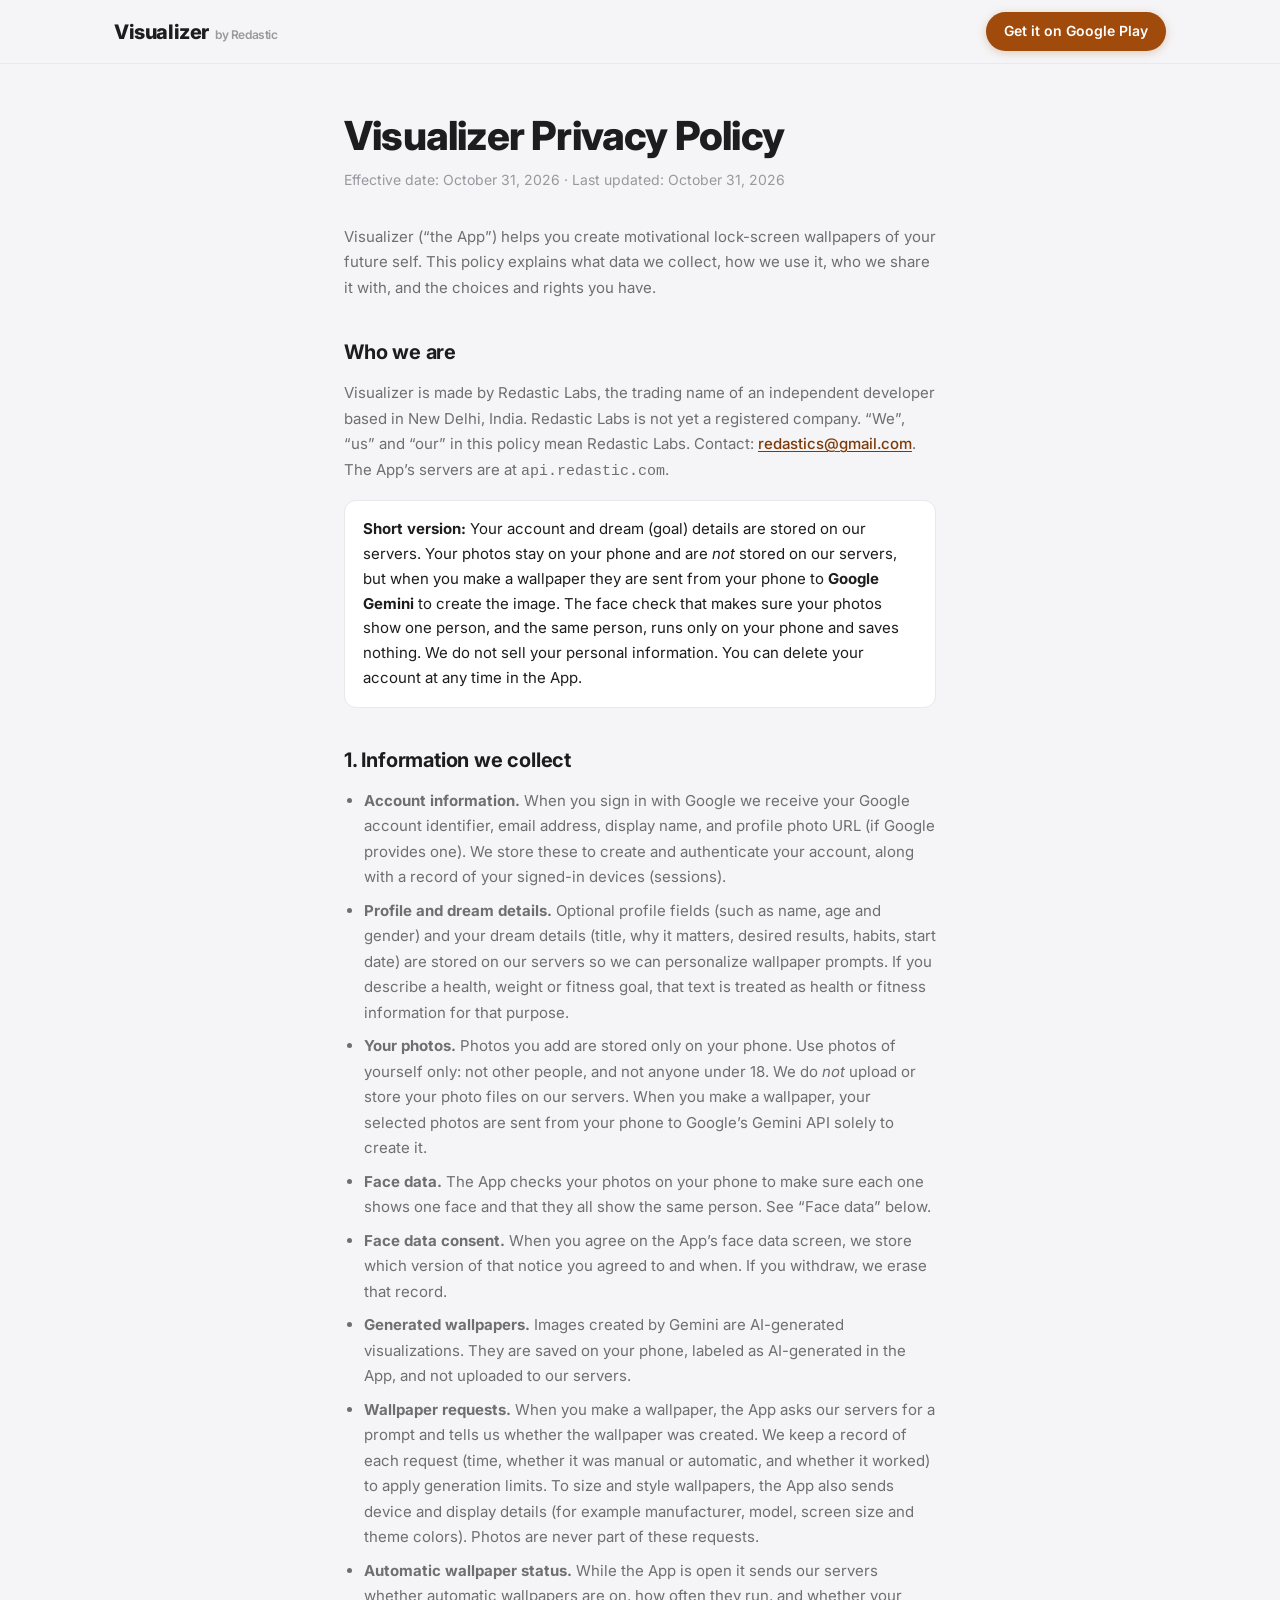
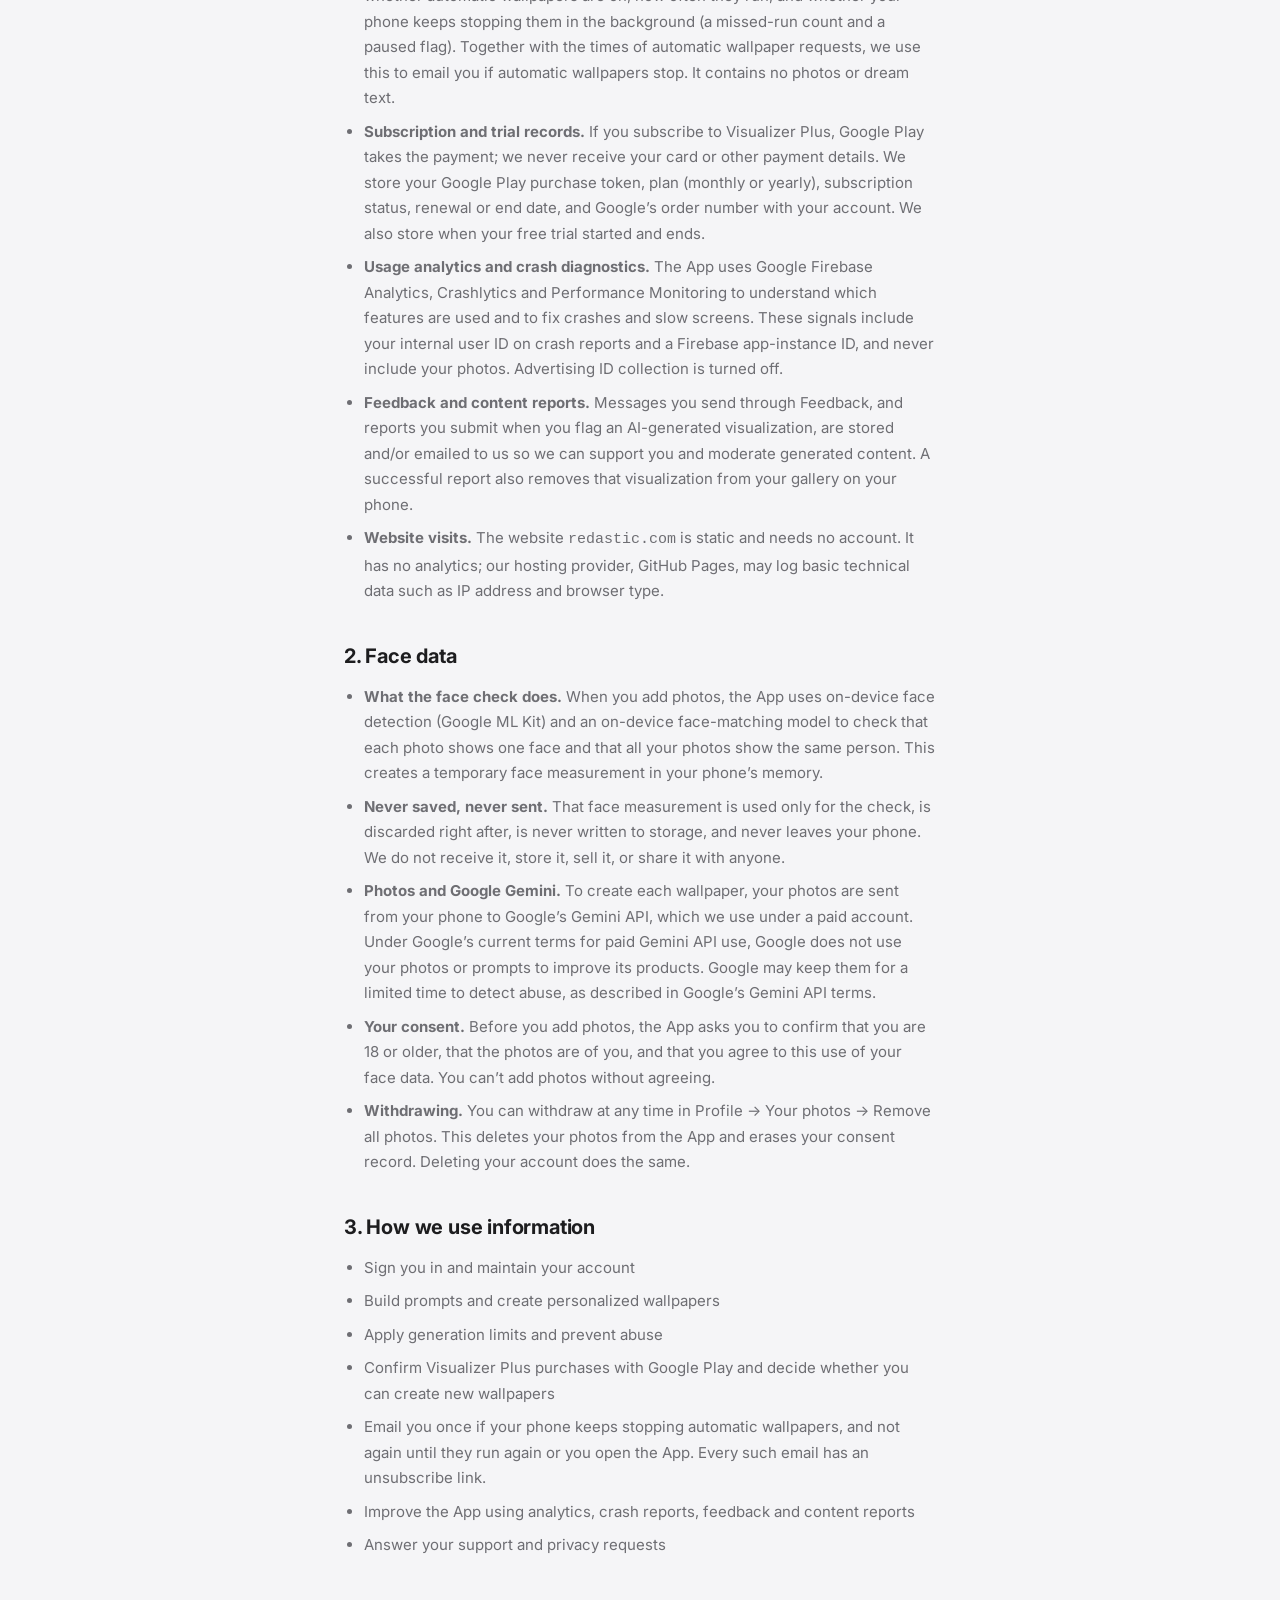
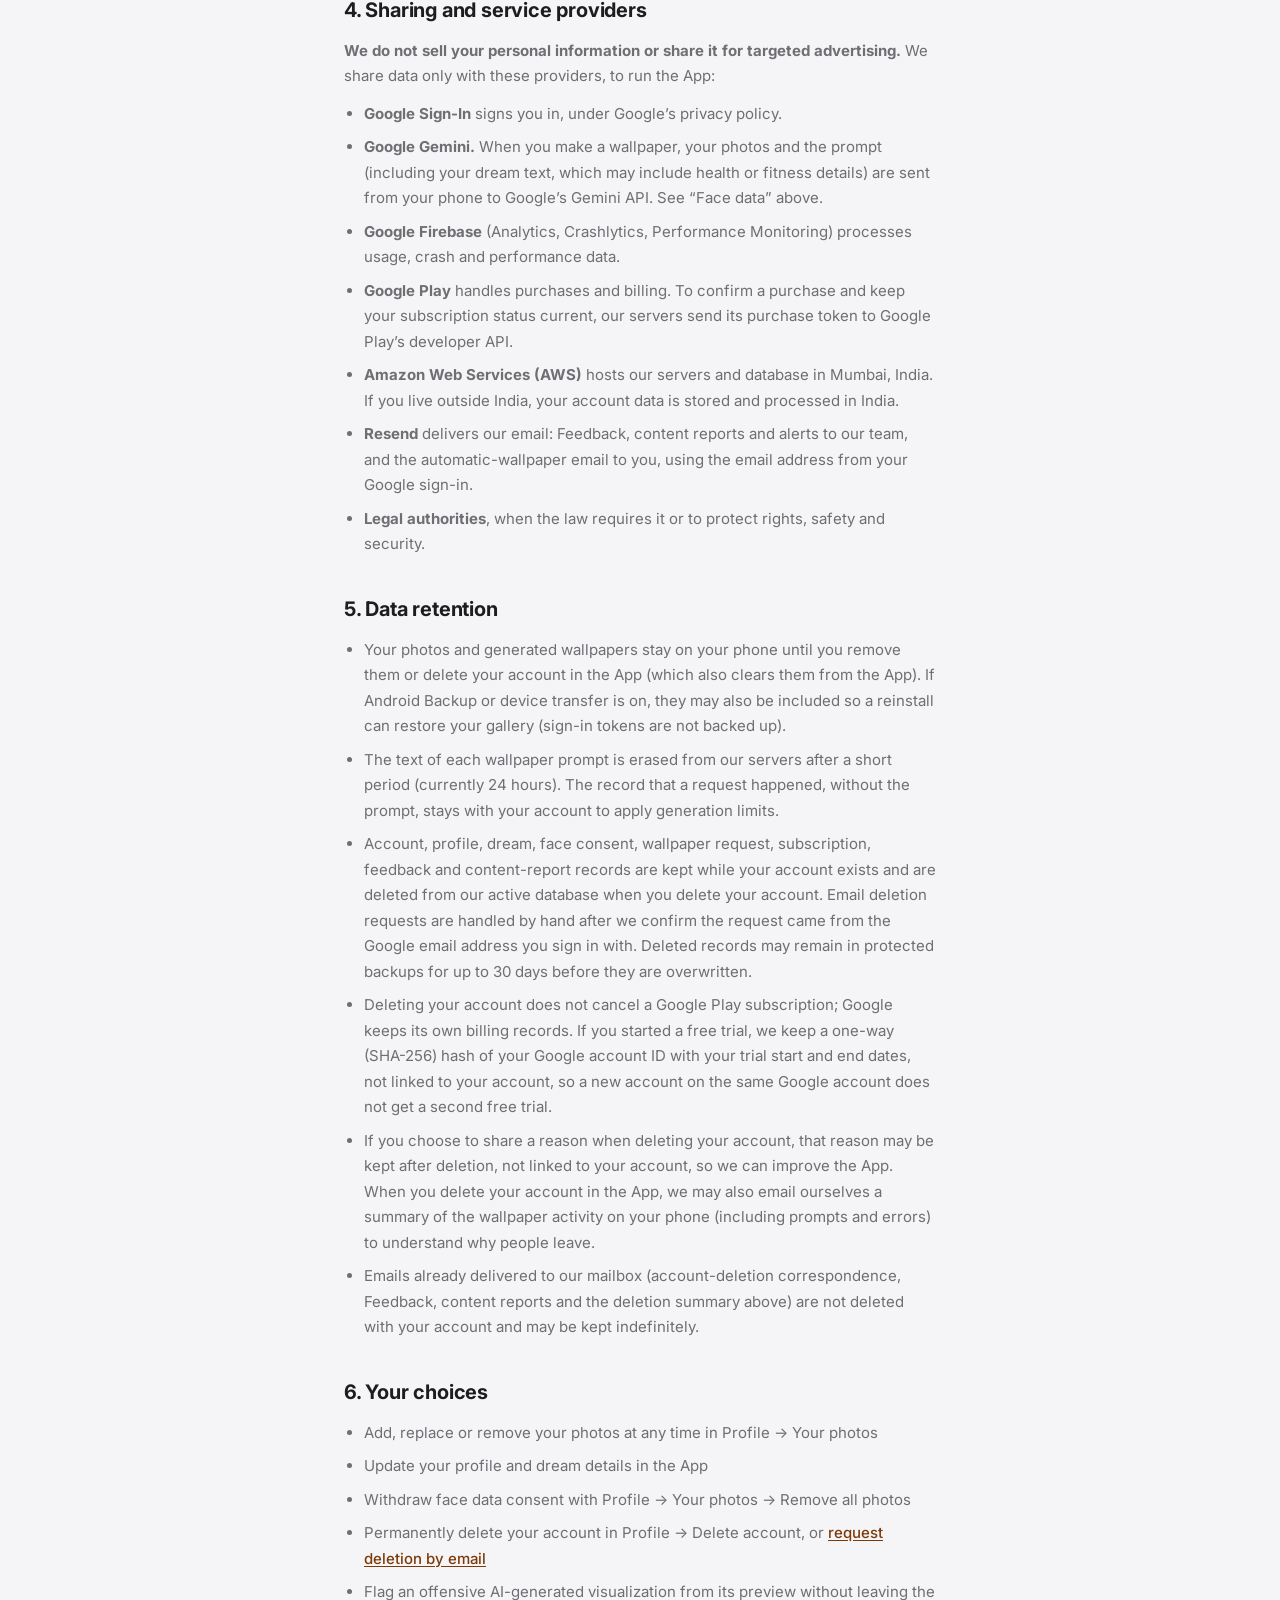
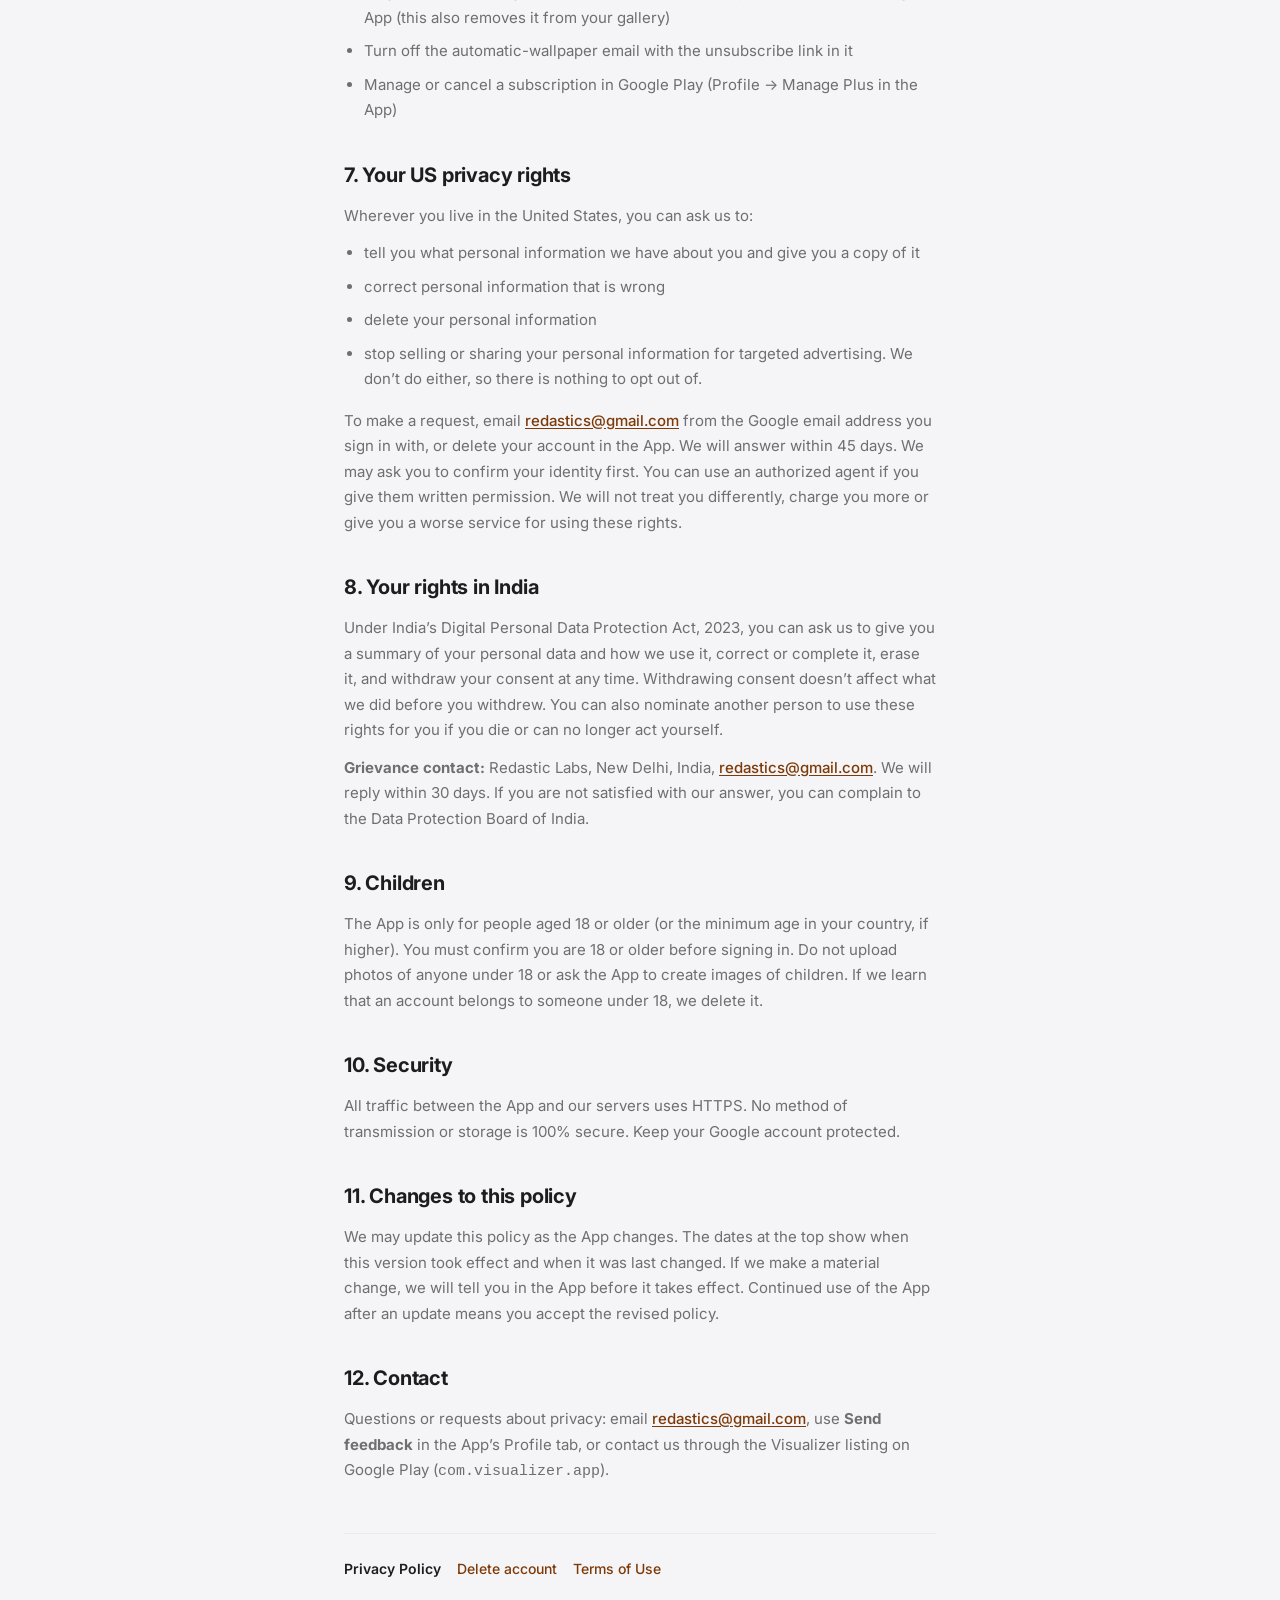
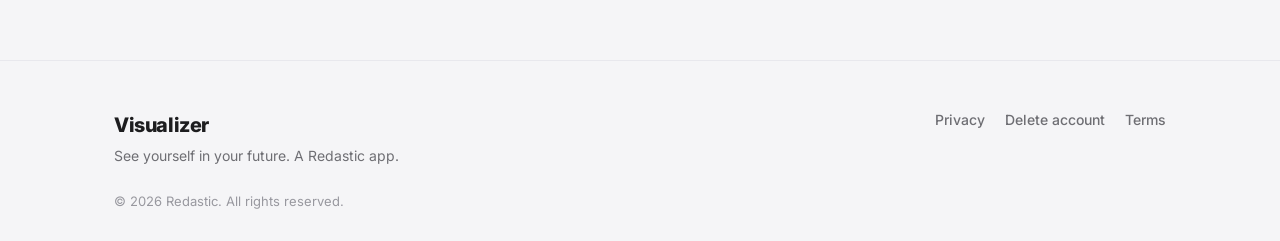
<file: privacy/index.html>
<!DOCTYPE html>
<html lang="en">
<head>
  <meta charset="UTF-8">
  <meta name="viewport" content="width=device-width, initial-scale=1.0">
  <title>Privacy Policy — Visualizer</title>
  <meta name="description" content="Privacy Policy for Visualizer by Redastic. How we collect, use, and share data when you generate lock-screen visualizations.">
  <meta name="robots" content="index, follow">
  <link rel="canonical" href="https://redastic.com/privacy/">
  <link rel="preconnect" href="https://fonts.googleapis.com">
  <link rel="preconnect" href="https://fonts.gstatic.com" crossorigin>
  <link href="https://fonts.googleapis.com/css2?family=Inter:wght@400;500;600;700;800&display=swap" rel="stylesheet">
  <link rel="stylesheet" href="../css/styles.css">
  <link rel="icon" href="data:image/svg+xml,<svg xmlns='http://www.w3.org/2000/svg' viewBox='0 0 100 100'><text y='.9em' font-size='90'>✨</text></svg>">
</head>
<body>

  <nav class="nav">
    <div class="container nav-inner">
      <a href="../index.html" class="logo">Visualizer<span class="logo-by">by Redastic</span></a>
      <a href="https://play.google.com/store/apps/details?id=com.visualizer.app" data-link="play-store" class="btn btn-primary btn-sm" target="_blank" rel="noopener">
        <span data-config="cta-text">Get it on Google Play</span>
      </a>
    </div>
  </nav>

  <main class="legal-page">
    <div class="container container-narrow">
      <h1>Visualizer Privacy Policy</h1>
      <p class="legal-meta">Effective date: October 31, 2026 · Last updated: October 31, 2026</p>

      <p>
        Visualizer (“the App”) helps you create motivational lock-screen wallpapers of your
        future self. This policy explains what data we collect, how we use it, who we share it
        with, and the choices and rights you have.
      </p>

      <h2>Who we are</h2>
      <p>
        Visualizer is made by Redastic Labs, the trading name of an independent developer based
        in New Delhi, India. Redastic Labs is not yet a registered company. “We”, “us” and “our”
        in this policy mean Redastic Labs. Contact: <a href="mailto:redastics@gmail.com" data-config="privacy-email">redastics@gmail.com</a>. The App’s servers are at
        <code>api.redastic.com</code>.
      </p>

      <div class="legal-callout">
        <strong>Short version:</strong> Your account and dream (goal) details are stored on our
        servers. Your photos stay on your phone and are <em>not</em> stored on our servers, but
        when you make a wallpaper they are sent from your phone to <strong>Google Gemini</strong>
        to create the image. The face check that makes sure your photos show one person, and the
        same person, runs only on your phone and saves nothing. We do not sell your personal
        information. You can delete your account at any time in the App.
      </div>

      <h2>1. Information we collect</h2>
      <ul>
        <li>
          <strong>Account information.</strong> When you sign in with Google we receive your
          Google account identifier, email address, display name, and profile photo URL (if
          Google provides one). We store these to create and authenticate your account, along
          with a record of your signed-in devices (sessions).
        </li>
        <li>
          <strong>Profile and dream details.</strong> Optional profile fields (such as name, age
          and gender) and your dream details (title, why it matters, desired results, habits,
          start date) are stored on our servers so we can personalize wallpaper prompts. If you
          describe a health, weight or fitness goal, that text is treated as health or fitness
          information for that purpose.
        </li>
        <li>
          <strong>Your photos.</strong> Photos you add are stored only on your phone. Use photos
          of yourself only: not other people, and not anyone under 18. We do <em>not</em> upload
          or store your photo files on our servers. When you make a wallpaper, your selected
          photos are sent from your phone to Google’s Gemini API solely to create it.
        </li>
        <li>
          <strong>Face data.</strong> The App checks your photos on your phone to make sure each
          one shows one face and that they all show the same person. See “Face data” below.
        </li>
        <li>
          <strong>Face data consent.</strong> When you agree on the App’s face data screen, we
          store which version of that notice you agreed to and when. If you withdraw, we erase
          that record.
        </li>
        <li>
          <strong>Generated wallpapers.</strong> Images created by Gemini are AI-generated
          visualizations. They are saved on your phone, labeled as AI-generated in the App, and
          not uploaded to our servers.
        </li>
        <li>
          <strong>Wallpaper requests.</strong> When you make a wallpaper, the App asks our servers
          for a prompt and tells us whether the wallpaper was created. We keep a record of each
          request (time, whether it was manual or automatic, and whether it worked) to apply
          generation limits. To size and style wallpapers, the App also sends device and display
          details (for example manufacturer, model, screen size and theme colors). Photos are
          never part of these requests.
        </li>
        <li>
          <strong>Automatic wallpaper status.</strong> While the App is open it sends our servers
          whether automatic wallpapers are on, how often they run, and whether your phone keeps
          stopping them in the background (a missed-run count and a paused flag). Together with
          the times of automatic wallpaper requests, we use this to email you if automatic
          wallpapers stop. It contains no photos or dream text.
        </li>
        <li>
          <strong>Subscription and trial records.</strong> If you subscribe to Visualizer Plus,
          Google Play takes the payment; we never receive your card or other payment details. We
          store your Google Play purchase token, plan (monthly or yearly), subscription status,
          renewal or end date, and Google’s order number with your account. We also store when
          your free trial started and ends.
        </li>
        <li>
          <strong>Usage analytics and crash diagnostics.</strong> The App uses Google Firebase
          Analytics, Crashlytics and Performance Monitoring to understand which features are used
          and to fix crashes and slow screens. These signals include your internal user ID on
          crash reports and a Firebase app-instance ID, and never include your photos.
          Advertising ID collection is turned off.
        </li>
        <li>
          <strong>Feedback and content reports.</strong> Messages you send through Feedback, and
          reports you submit when you flag an AI-generated visualization, are stored and/or
          emailed to us so we can support you and moderate generated content. A successful report
          also removes that visualization from your gallery on your phone.
        </li>
        <li>
          <strong>Website visits.</strong> The website <code>redastic.com</code> is static and
          needs no account. It has no analytics; our hosting provider, GitHub Pages, may log basic technical
          data such as IP address and browser type.
        </li>
      </ul>

      <h2 id="face-data">2. Face data</h2>
      <ul>
        <li>
          <strong>What the face check does.</strong> When you add photos, the App uses on-device
          face detection (Google ML Kit) and an on-device face-matching model to check that each
          photo shows one face and that all your photos show the same person. This creates a
          temporary face measurement in your phone’s memory.
        </li>
        <li>
          <strong>Never saved, never sent.</strong> That face measurement is used only for the
          check, is discarded right after, is never written to storage, and never leaves your
          phone. We do not receive it, store it, sell it, or share it with anyone.
        </li>
        <li>
          <strong>Photos and Google Gemini.</strong> To create each wallpaper, your photos are sent
          from your phone to Google’s Gemini API, which we use under a paid account. Under
          Google’s current terms for paid Gemini API use, Google does not use your photos or
          prompts to improve its products. Google may keep them for a limited time to detect
          abuse, as described in Google’s Gemini API terms.
        </li>
        <li>
          <strong>Your consent.</strong> Before you add photos, the App asks you to confirm that
          you are 18 or older, that the photos are of you, and that you agree to this use of your
          face data. You can’t add photos without agreeing.
        </li>
        <li>
          <strong>Withdrawing.</strong> You can withdraw at any time in Profile → Your photos →
          Remove all photos. This deletes your photos from the App and erases your consent
          record. Deleting your account does the same.
        </li>
      </ul>

      <h2>3. How we use information</h2>
      <ul>
        <li>Sign you in and maintain your account</li>
        <li>Build prompts and create personalized wallpapers</li>
        <li>Apply generation limits and prevent abuse</li>
        <li>Confirm Visualizer Plus purchases with Google Play and decide whether you can create new wallpapers</li>
        <li>Email you once if your phone keeps stopping automatic wallpapers, and not again until
          they run again or you open the App. Every such email has an unsubscribe link.</li>
        <li>Improve the App using analytics, crash reports, feedback and content reports</li>
        <li>Answer your support and privacy requests</li>
      </ul>

      <h2>4. Sharing and service providers</h2>
      <p>
        <strong>We do not sell your personal information or share it for targeted
        advertising.</strong> We share data only with these providers, to run the App:
      </p>
      <ul>
        <li>
          <strong>Google Sign-In</strong> signs you in, under Google’s privacy policy.
        </li>
        <li>
          <strong>Google Gemini.</strong> When you make a wallpaper, your photos and the prompt
          (including your dream text, which may include health or fitness details) are sent from
          your phone to Google’s Gemini API. See “Face data” above.
        </li>
        <li>
          <strong>Google Firebase</strong> (Analytics, Crashlytics, Performance Monitoring)
          processes usage, crash and performance data.
        </li>
        <li>
          <strong>Google Play</strong> handles purchases and billing. To confirm a purchase and
          keep your subscription status current, our servers send its purchase token to Google
          Play’s developer API.
        </li>
        <li>
          <strong>Amazon Web Services (AWS)</strong> hosts our servers and database in Mumbai,
          India. If you live outside India, your account data is stored and processed in India.
        </li>
        <li>
          <strong>Resend</strong> delivers our email: Feedback, content reports and alerts to our
          team, and the automatic-wallpaper email to you, using the email address from your Google
          sign-in.
        </li>
        <li>
          <strong>Legal authorities</strong>, when the law requires it or to protect rights,
          safety and security.
        </li>
      </ul>

      <h2>5. Data retention</h2>
      <ul>
        <li>
          Your photos and generated wallpapers stay on your phone until you remove them or delete
          your account in the App (which also clears them from the App). If Android Backup or
          device transfer is on, they may also be included so a reinstall can restore your
          gallery (sign-in tokens are not backed up).
        </li>
        <li>
          The text of each wallpaper prompt is erased from our servers after a short period
          (currently 24 hours). The record that a request happened, without the prompt, stays with
          your account to apply generation limits.
        </li>
        <li>
          Account, profile, dream, face consent, wallpaper request, subscription, feedback and
          content-report records are kept while your account exists and are deleted from our
          active database when you delete your account. Email deletion requests are handled by
          hand after we confirm the request came from the Google email address you sign in with.
          Deleted records may remain in protected backups for up to 30 days before they are
          overwritten.
        </li>
        <li>
          Deleting your account does not cancel a Google Play subscription; Google keeps its own
          billing records. If you started a free trial, we keep a one-way (SHA-256) hash of your
          Google account ID with your trial start and end dates, not linked to your account, so a
          new account on the same Google account does not get a second free trial.
        </li>
        <li>
          If you choose to share a reason when deleting your account, that reason may be kept
          after deletion, not linked to your account, so we can improve the App. When you delete
          your account in the App, we may also email ourselves a summary of the wallpaper activity
          on your phone (including prompts and errors) to understand why people leave.
        </li>
        <li>
          Emails already delivered to our mailbox (account-deletion correspondence, Feedback,
          content reports and the deletion summary above) are not deleted with your account and
          may be kept indefinitely.
        </li>
      </ul>

      <h2>6. Your choices</h2>
      <ul>
        <li>Add, replace or remove your photos at any time in Profile → Your photos</li>
        <li>Update your profile and dream details in the App</li>
        <li>Withdraw face data consent with Profile → Your photos → Remove all photos</li>
        <li>
          Permanently delete your account in Profile → Delete account, or
          <a href="../data-deletion/index.html">request deletion by email</a>
        </li>
        <li>Flag an offensive AI-generated visualization from its preview without leaving the App (this also removes it from your gallery)</li>
        <li>Turn off the automatic-wallpaper email with the unsubscribe link in it</li>
        <li>Manage or cancel a subscription in Google Play (Profile → Manage Plus in the App)</li>
      </ul>

      <h2>7. Your US privacy rights</h2>
      <p>
        Wherever you live in the United States, you can ask us to:
      </p>
      <ul>
        <li>tell you what personal information we have about you and give you a copy of it</li>
        <li>correct personal information that is wrong</li>
        <li>delete your personal information</li>
        <li>
          stop selling or sharing your personal information for targeted advertising. We don’t do
          either, so there is nothing to opt out of.
        </li>
      </ul>
      <p>
        To make a request, email <a href="mailto:redastics@gmail.com" data-config="privacy-email">redastics@gmail.com</a> from the Google email address you sign in with, or
        delete your account in the App. We will answer within 45 days. We may ask you to confirm
        your identity first. You can use an authorized agent if you give them written
        permission. We will not treat you differently, charge you more or give you a worse
        service for using these rights.
      </p>

      <h2>8. Your rights in India</h2>
      <p>
        Under India’s Digital Personal Data Protection Act, 2023, you can ask us to give you a
        summary of your personal data and how we use it, correct or complete it, erase it, and
        withdraw your consent at any time. Withdrawing consent doesn’t affect what we did before
        you withdrew. You can also nominate another person to use these rights for you if you
        die or can no longer act yourself.
      </p>
      <p>
        <strong>Grievance contact:</strong> Redastic Labs, New Delhi, India, <a href="mailto:redastics@gmail.com" data-config="privacy-email">redastics@gmail.com</a>. We will
        reply within 30 days. If you are not satisfied with our answer, you can complain to the
        Data Protection Board of India.
      </p>

      <h2>9. Children</h2>
      <p>
        The App is only for people aged 18 or older (or the minimum age in your country, if
        higher). You must confirm you are 18 or older before signing in. Do not upload photos of
        anyone under 18 or ask the App to create images of children. If we learn that an account
        belongs to someone under 18, we delete it.
      </p>

      <h2>10. Security</h2>
      <p>
        All traffic between the App and our servers uses HTTPS. No method of transmission or
        storage is 100% secure. Keep your Google account protected.
      </p>

      <h2>11. Changes to this policy</h2>
      <p>
        We may update this policy as the App changes. The dates at the top show when this version
        took effect and when it was last changed. If we make a material change, we will tell you
        in the App before it takes effect. Continued use of the App after an update means you
        accept the revised policy.
      </p>

      <h2>12. Contact</h2>
      <p>
        Questions or requests about privacy: email <a href="mailto:redastics@gmail.com" data-config="privacy-email">redastics@gmail.com</a>, use <strong>Send feedback</strong>
        in the App’s Profile tab, or contact us through the Visualizer listing on Google Play
        (<code>com.visualizer.app</code>).
      </p>

      <nav class="legal-nav" aria-label="Legal">
        <a href="../privacy/index.html" aria-current="page">Privacy Policy</a>
        <a href="../data-deletion/index.html">Delete account</a>
        <a href="../terms/index.html">Terms of Use</a>
      </nav>
    </div>
  </main>

  <footer class="footer">
    <div class="container footer-inner">
      <div class="footer-brand">
        <a href="../index.html" class="logo">Visualizer</a>
        <p>See yourself in your future. A Redastic app.</p>
      </div>
      <div class="footer-links">
        <a href="../privacy/index.html" aria-current="page">Privacy</a>
        <a href="../data-deletion/index.html">Delete account</a>
        <a href="../terms/index.html">Terms</a>
      </div>
      <p class="footer-copy">&copy; <span data-config="copyright-year">2026</span> Redastic. All rights reserved.</p>
    </div>
  </footer>

  <script src="../js/config.js"></script>
  <script src="../js/script.js"></script>
</body>
</html>
</file>
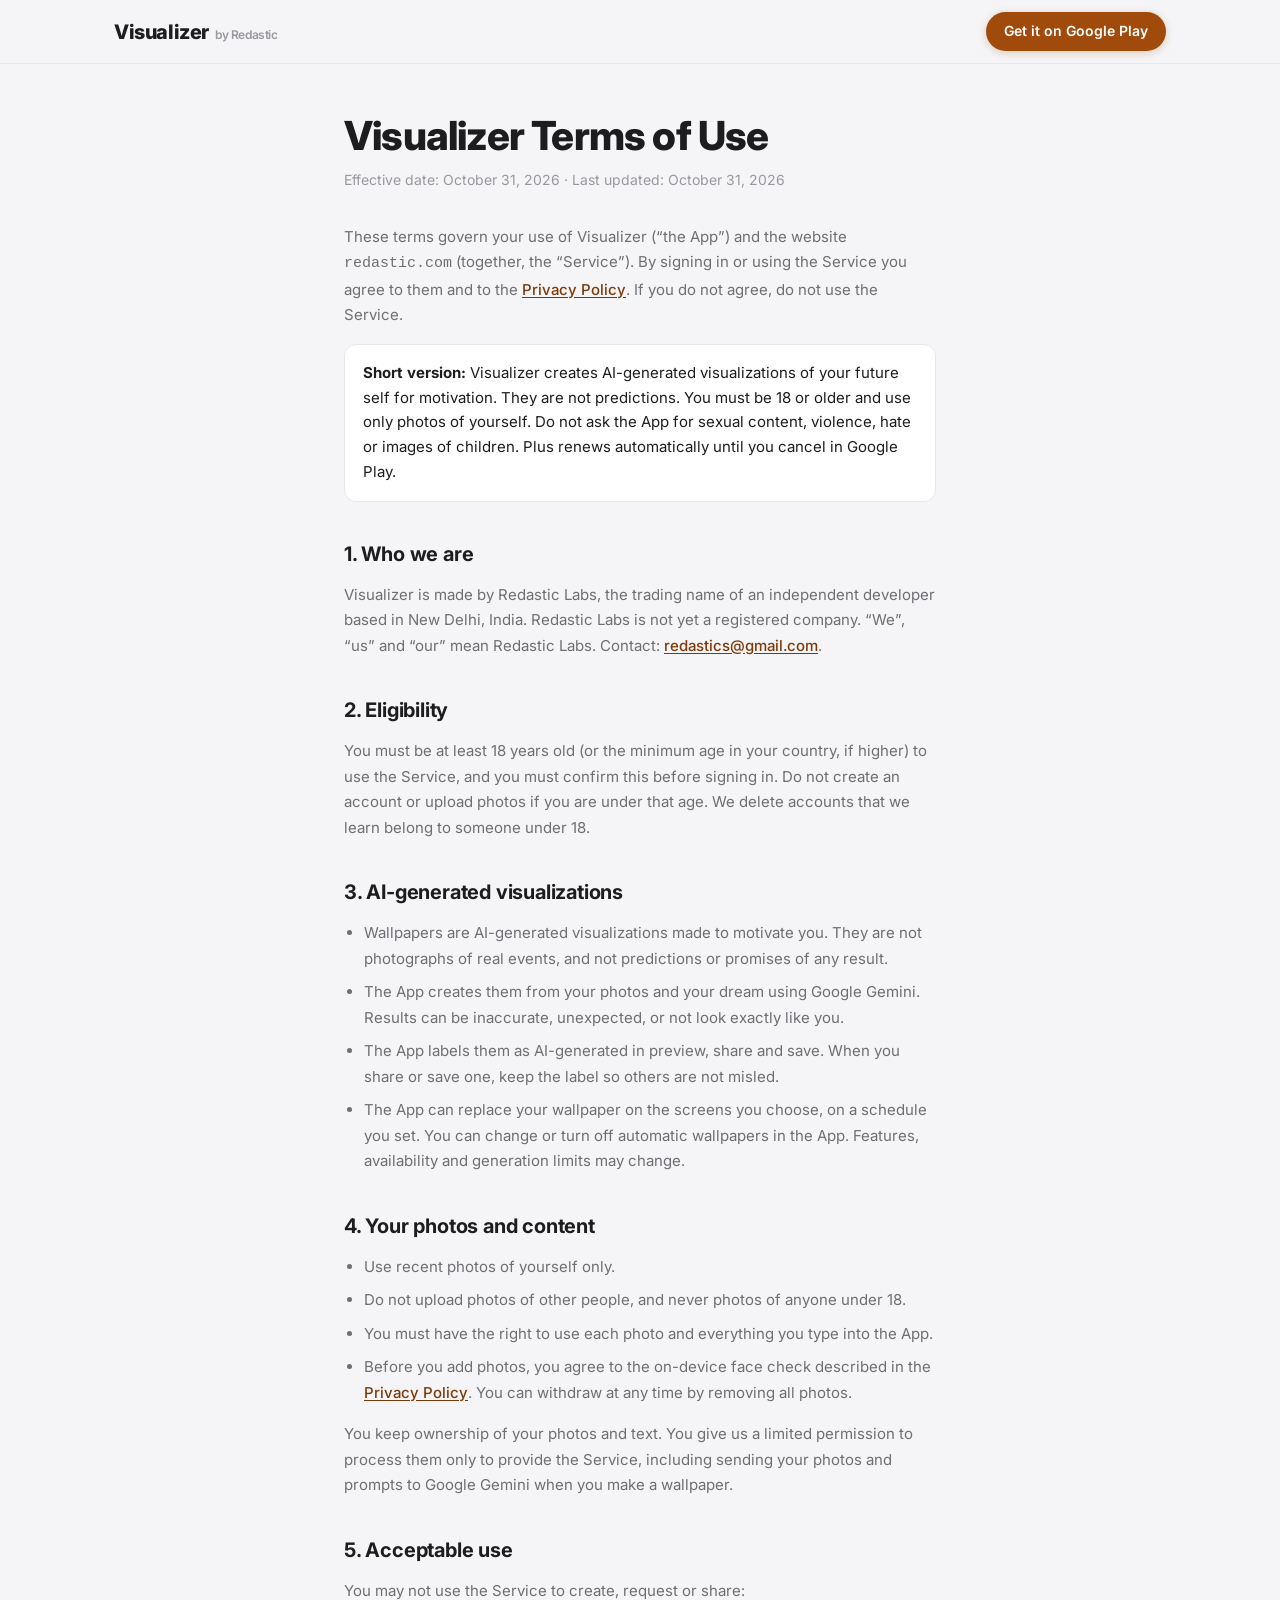
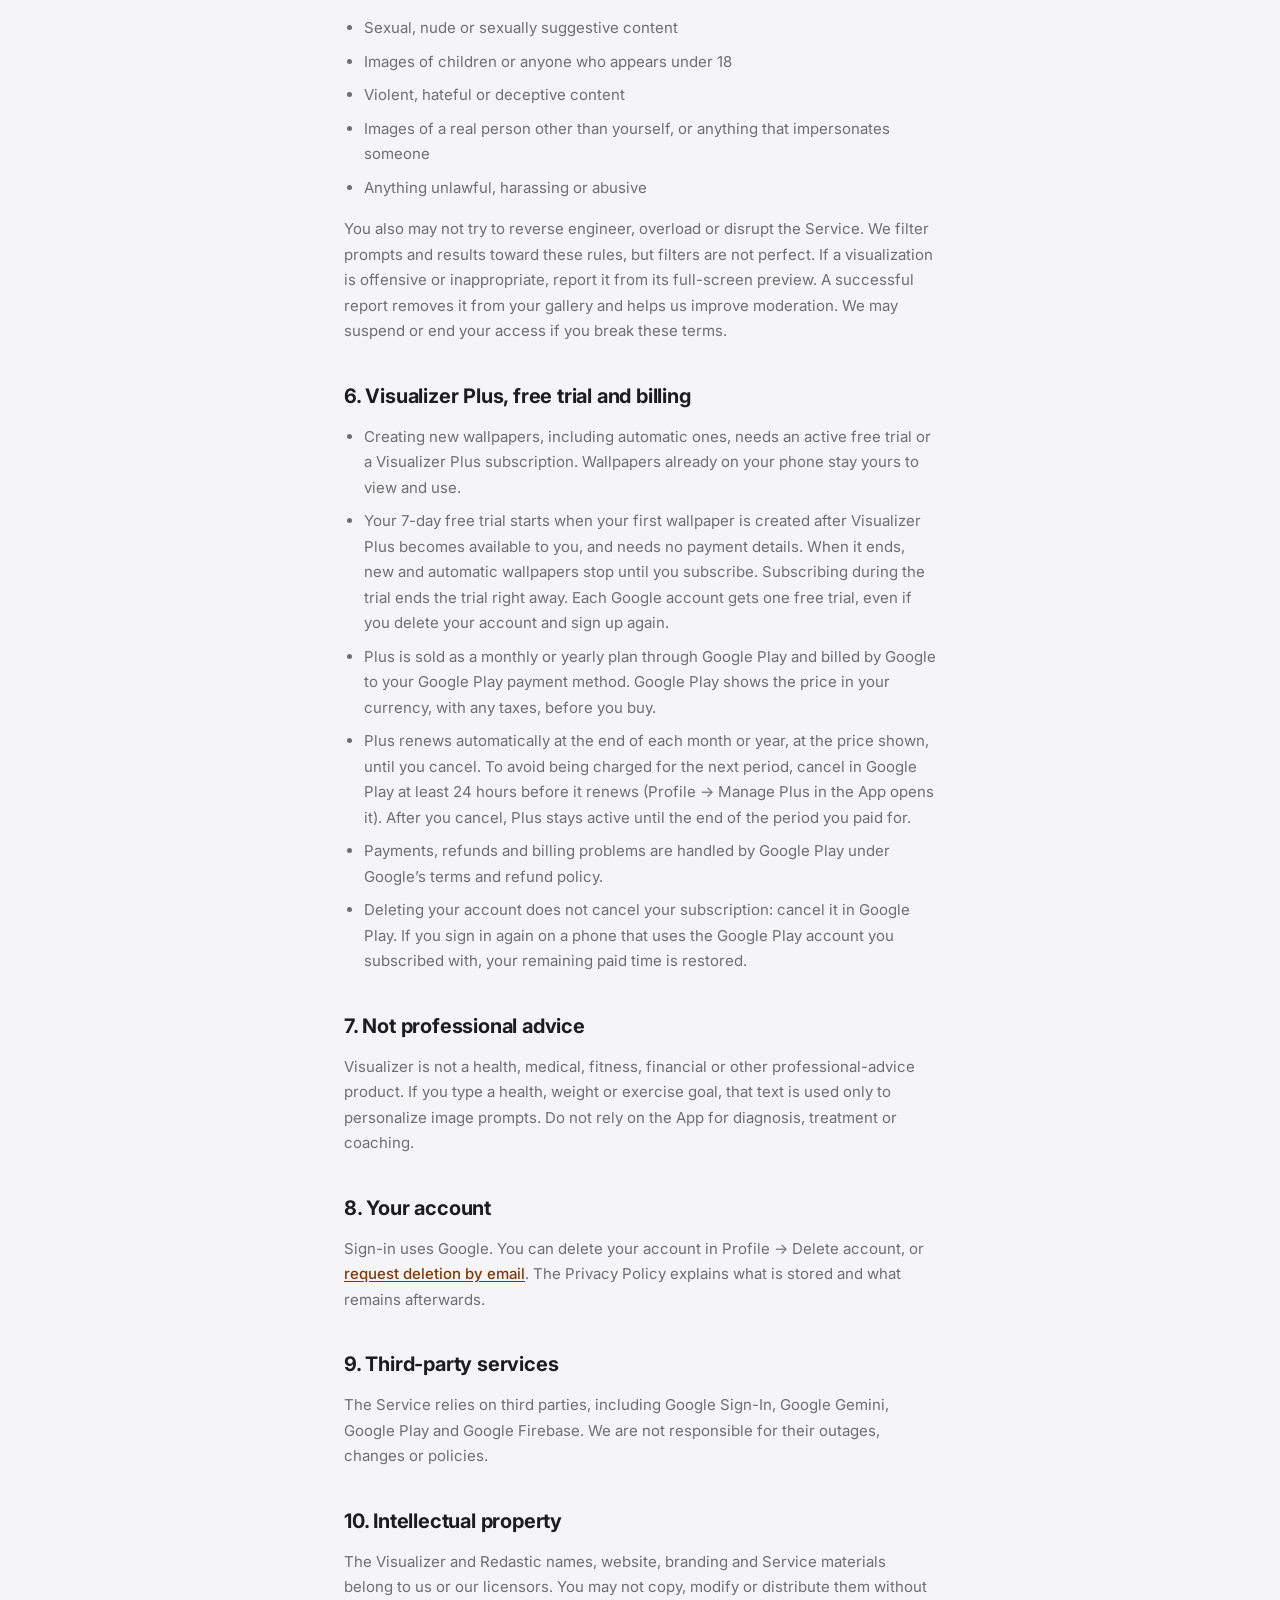
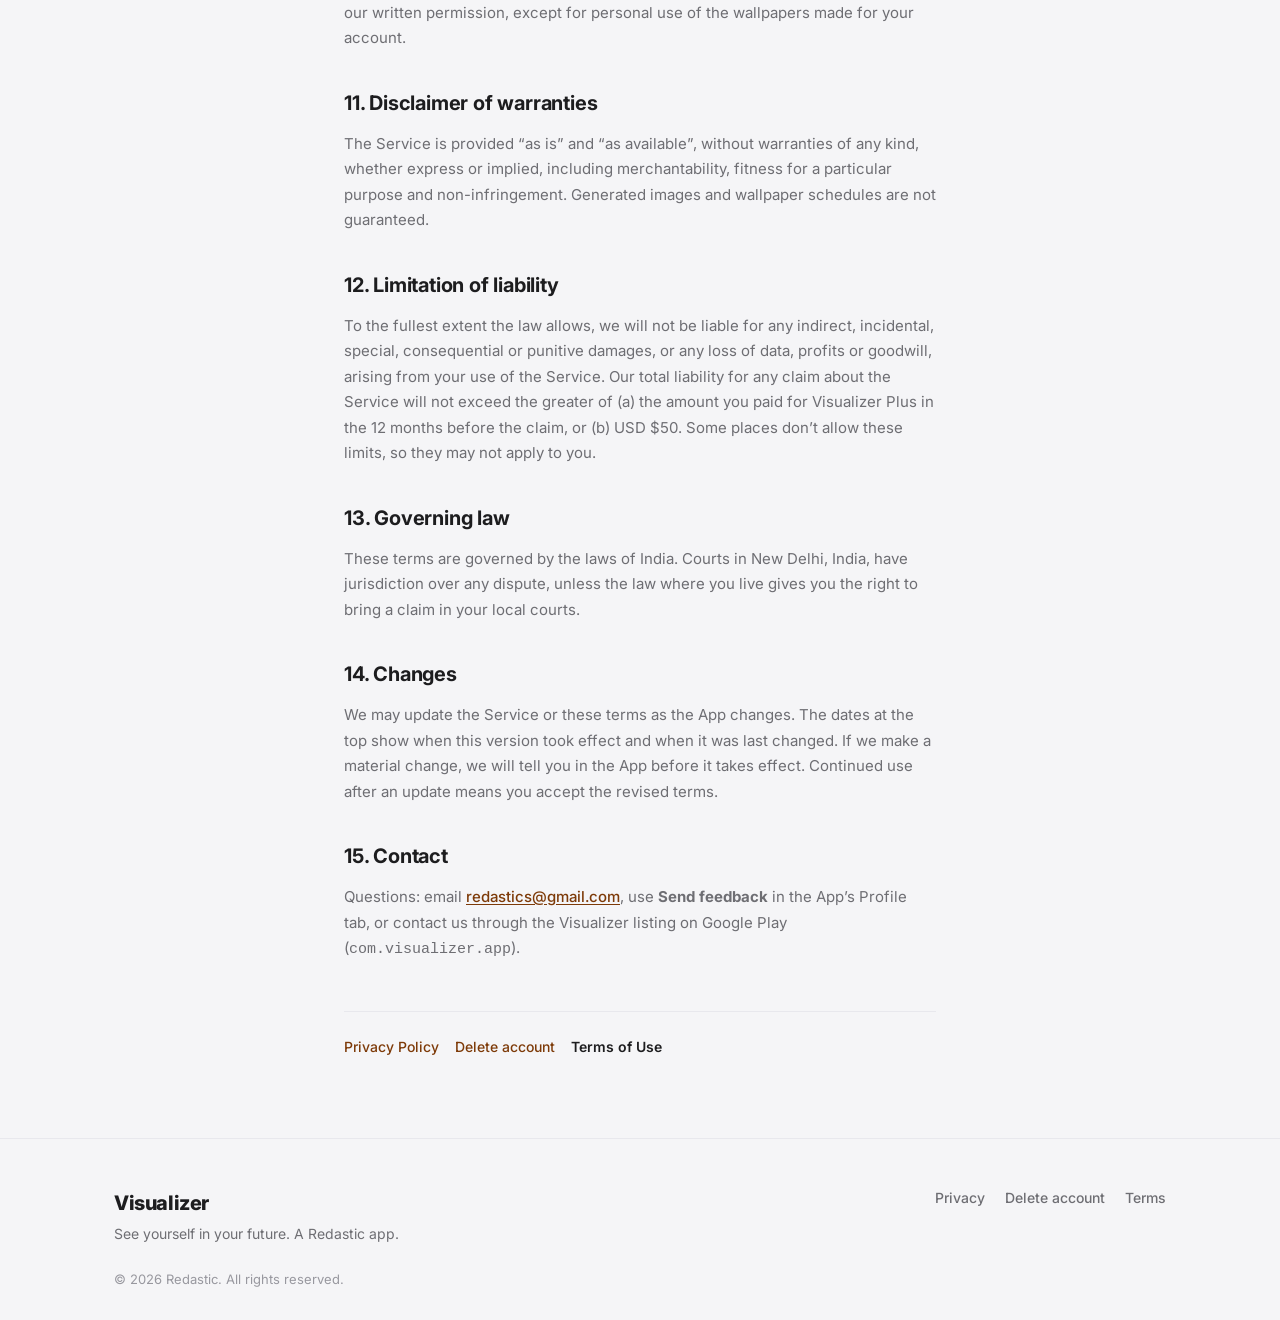
<file: terms/index.html>
<!DOCTYPE html>
<html lang="en">
<head>
  <meta charset="UTF-8">
  <meta name="viewport" content="width=device-width, initial-scale=1.0">
  <title>Terms of Use — Visualizer</title>
  <meta name="description" content="Terms of Use for Visualizer by Redastic. Eligibility, AI-generated visualizations, restricted content, and in-app reporting.">
  <meta name="robots" content="index, follow">
  <link rel="canonical" href="https://redastic.com/terms/">
  <link rel="preconnect" href="https://fonts.googleapis.com">
  <link rel="preconnect" href="https://fonts.gstatic.com" crossorigin>
  <link href="https://fonts.googleapis.com/css2?family=Inter:wght@400;500;600;700;800&display=swap" rel="stylesheet">
  <link rel="stylesheet" href="../css/styles.css">
  <link rel="icon" href="data:image/svg+xml,<svg xmlns='http://www.w3.org/2000/svg' viewBox='0 0 100 100'><text y='.9em' font-size='90'>✨</text></svg>">
</head>
<body>

  <nav class="nav">
    <div class="container nav-inner">
      <a href="../index.html" class="logo">Visualizer<span class="logo-by">by Redastic</span></a>
      <a href="https://play.google.com/store/apps/details?id=com.visualizer.app" data-link="play-store" class="btn btn-primary btn-sm" target="_blank" rel="noopener">
        <span data-config="cta-text">Get it on Google Play</span>
      </a>
    </div>
  </nav>

  <main class="legal-page">
    <div class="container container-narrow">
      <h1>Visualizer Terms of Use</h1>
      <p class="legal-meta">Effective date: October 31, 2026 · Last updated: October 31, 2026</p>

      <p>
        These terms govern your use of Visualizer (“the App”) and the website
        <code>redastic.com</code> (together, the “Service”). By signing in or using the Service
        you agree to them and to the <a href="../privacy/index.html">Privacy Policy</a>. If you do not agree,
        do not use the Service.
      </p>

      <div class="legal-callout">
        <strong>Short version:</strong> Visualizer creates AI-generated visualizations of your
        future self for motivation. They are not predictions. You must be 18 or older and use
        only photos of yourself. Do not ask the App for sexual content, violence, hate or images
        of children. Plus renews automatically until you cancel in Google Play.
      </div>

      <h2>1. Who we are</h2>
      <p>
        Visualizer is made by Redastic Labs, the trading name of an independent developer based
        in New Delhi, India. Redastic Labs is not yet a registered company. “We”, “us” and “our”
        mean Redastic Labs. Contact: <a href="mailto:redastics@gmail.com" data-config="privacy-email">redastics@gmail.com</a>.
      </p>

      <h2>2. Eligibility</h2>
      <p>
        You must be at least 18 years old (or the minimum age in your country, if higher) to use
        the Service, and you must confirm this before signing in. Do not create an account or
        upload photos if you are under that age. We delete accounts that we learn belong to
        someone under 18.
      </p>

      <h2>3. AI-generated visualizations</h2>
      <ul>
        <li>
          Wallpapers are AI-generated visualizations made to motivate you. They are not
          photographs of real events, and not predictions or promises of any result.
        </li>
        <li>
          The App creates them from your photos and your dream using Google Gemini. Results can be
          inaccurate, unexpected, or not look exactly like you.
        </li>
        <li>
          The App labels them as AI-generated in preview, share and save. When you share or save
          one, keep the label so others are not misled.
        </li>
        <li>
          The App can replace your wallpaper on the screens you choose, on a schedule you set. You
          can change or turn off automatic wallpapers in the App. Features, availability and
          generation limits may change.
        </li>
      </ul>

      <h2>4. Your photos and content</h2>
      <ul>
        <li>Use recent photos of yourself only.</li>
        <li>Do not upload photos of other people, and never photos of anyone under 18.</li>
        <li>You must have the right to use each photo and everything you type into the App.</li>
        <li>
          Before you add photos, you agree to the on-device face check described in the
          <a href="../privacy/index.html#face-data">Privacy Policy</a>. You can withdraw at any time by removing
          all photos.
        </li>
      </ul>
      <p>
        You keep ownership of your photos and text. You give us a limited permission to process
        them only to provide the Service, including sending your photos and prompts to Google
        Gemini when you make a wallpaper.
      </p>

      <h2>5. Acceptable use</h2>
      <p>You may not use the Service to create, request or share:</p>
      <ul>
        <li>Sexual, nude or sexually suggestive content</li>
        <li>Images of children or anyone who appears under 18</li>
        <li>Violent, hateful or deceptive content</li>
        <li>Images of a real person other than yourself, or anything that impersonates someone</li>
        <li>Anything unlawful, harassing or abusive</li>
      </ul>
      <p>
        You also may not try to reverse engineer, overload or disrupt the Service. We filter
        prompts and results toward these rules, but filters are not perfect. If a visualization
        is offensive or inappropriate, report it from its full-screen preview. A successful
        report removes it from your gallery and helps us improve moderation. We may suspend or
        end your access if you break these terms.
      </p>

      <h2>6. Visualizer Plus, free trial and billing</h2>
      <ul>
        <li>
          Creating new wallpapers, including automatic ones, needs an active free trial or a
          Visualizer Plus subscription. Wallpapers already on your phone stay yours to view and
          use.
        </li>
        <li>
          Your 7-day free trial starts when your first wallpaper is created after Visualizer Plus
          becomes available to you, and needs no payment details. When it ends, new and
          automatic wallpapers stop until you subscribe. Subscribing during the trial ends the
          trial right away. Each Google account gets one free trial, even if you delete your
          account and sign up again.
        </li>
        <li>
          Plus is sold as a monthly or yearly plan through Google Play and billed by Google to
          your Google Play payment method. Google Play shows the price in your currency, with any
          taxes, before you buy.
        </li>
        <li>
          Plus renews automatically at the end of each month or year, at the price shown, until
          you cancel. To avoid being charged for the next period, cancel in Google Play at least
          24 hours before it renews (Profile → Manage Plus in the App opens it). After you
          cancel, Plus stays active until the end of the period you paid for.
        </li>
        <li>
          Payments, refunds and billing problems are handled by Google Play under Google’s terms
          and refund policy.
        </li>
        <li>
          Deleting your account does not cancel your subscription: cancel it in Google Play. If
          you sign in again on a phone that uses the Google Play account you subscribed with,
          your remaining paid time is restored.
        </li>
      </ul>

      <h2>7. Not professional advice</h2>
      <p>
        Visualizer is not a health, medical, fitness, financial or other professional-advice
        product. If you type a health, weight or exercise goal, that text is used only to
        personalize image prompts. Do not rely on the App for diagnosis, treatment or coaching.
      </p>

      <h2>8. Your account</h2>
      <p>
        Sign-in uses Google. You can delete your account in Profile → Delete account, or
        <a href="../data-deletion/index.html">request deletion by email</a>. The Privacy Policy explains what is
        stored and what remains afterwards.
      </p>

      <h2>9. Third-party services</h2>
      <p>
        The Service relies on third parties, including Google Sign-In, Google Gemini, Google
        Play and Google Firebase. We are not responsible for their outages, changes or policies.
      </p>

      <h2>10. Intellectual property</h2>
      <p>
        The Visualizer and Redastic names, website, branding and Service materials belong to us
        or our licensors. You may not copy, modify or distribute them without our written
        permission, except for personal use of the wallpapers made for your account.
      </p>

      <h2>11. Disclaimer of warranties</h2>
      <p>
        The Service is provided “as is” and “as available”, without warranties of any kind,
        whether express or implied, including merchantability, fitness for a particular purpose
        and non-infringement. Generated images and wallpaper schedules are not guaranteed.
      </p>

      <h2>12. Limitation of liability</h2>
      <p>
        To the fullest extent the law allows, we will not be liable for any indirect,
        incidental, special, consequential or punitive damages, or any loss of data, profits or
        goodwill, arising from your use of the Service. Our total liability for any claim about
        the Service will not exceed the greater of (a) the amount you paid for Visualizer Plus
        in the 12 months before the claim, or (b) USD $50. Some places don’t allow these limits,
        so they may not apply to you.
      </p>

      <h2>13. Governing law</h2>
      <p>
        These terms are governed by the laws of India. Courts in New Delhi, India, have
        jurisdiction over any dispute, unless the law where you live gives you the right to bring
        a claim in your local courts.
      </p>

      <h2>14. Changes</h2>
      <p>
        We may update the Service or these terms as the App changes. The dates at the top show
        when this version took effect and when it was last changed. If we make a material change,
        we will tell you in the App before it takes effect. Continued use after an update means
        you accept the revised terms.
      </p>

      <h2>15. Contact</h2>
      <p>
        Questions: email <a href="mailto:redastics@gmail.com" data-config="privacy-email">redastics@gmail.com</a>, use <strong>Send feedback</strong> in the App’s Profile tab, or
        contact us through the Visualizer listing on Google Play (<code>com.visualizer.app</code>).
      </p>

      <nav class="legal-nav" aria-label="Legal">
        <a href="../privacy/index.html">Privacy Policy</a>
        <a href="../data-deletion/index.html">Delete account</a>
        <a href="../terms/index.html" aria-current="page">Terms of Use</a>
      </nav>
    </div>
  </main>

  <footer class="footer">
    <div class="container footer-inner">
      <div class="footer-brand">
        <a href="../index.html" class="logo">Visualizer</a>
        <p>See yourself in your future. A Redastic app.</p>
      </div>
      <div class="footer-links">
        <a href="../privacy/index.html">Privacy</a>
        <a href="../data-deletion/index.html">Delete account</a>
        <a href="../terms/index.html" aria-current="page">Terms</a>
      </div>
      <p class="footer-copy">&copy; <span data-config="copyright-year">2026</span> Redastic. All rights reserved.</p>
    </div>
  </footer>

  <script src="../js/config.js"></script>
  <script src="../js/script.js"></script>
</body>
</html>
</file>
<file: css/styles.css>
/* ── Reset & Base ── */
*, *::before, *::after { box-sizing: border-box; margin: 0; padding: 0; }

:root {
  /* Dawn palette, shared with the app (ui/theme/Color.kt): neutral canvas,
     one sunrise accent, and a blue hour → horizon rose → first light glow. */
  --bg: #f5f5f7;
  --bg-alt: #ebebef;
  --surface: #ffffff;
  --text: #1d1d1f;
  --text-muted: #6e6e73;
  --text-light: #98989f;
  --border: #e8e8ed;
  --accent: #a04a0c;
  --accent-dark: #7d3a08;
  --blue-hour: #5e5ce6;
  --horizon-rose: #f27a7d;
  --first-light: #ffb35c;
  --midnight: #000000;
  --radius: 12px;
  --radius-lg: 20px;
  --shadow: 0 1px 3px rgba(0, 0, 0, .05), 0 4px 16px rgba(0, 0, 0, .05);
  --shadow-lg: 0 12px 40px rgba(0, 0, 0, .10);
  --glow: linear-gradient(90deg, #5e5ce6, #f27a7d, #ffb35c);
  --font: 'Inter', -apple-system, BlinkMacSystemFont, 'Segoe UI', sans-serif;
  --max-width: 1100px;
  --nav-height: 64px;
}

html { scroll-behavior: smooth; }

body {
  font-family: var(--font);
  background: var(--bg);
  color: var(--text);
  line-height: 1.6;
  -webkit-font-smoothing: antialiased;
}

.container {
  max-width: var(--max-width);
  margin: 0 auto;
  padding: 0 24px;
}

.container-narrow { max-width: 640px; }

/* ── Nav ── */
.nav {
  position: sticky;
  top: 0;
  z-index: 100;
  background: rgba(245, 245, 247, .85);
  backdrop-filter: blur(12px);
  -webkit-backdrop-filter: blur(12px);
  border-bottom: 1px solid var(--border);
  height: var(--nav-height);
}

.nav-inner {
  display: flex;
  align-items: center;
  justify-content: space-between;
  height: 100%;
  gap: 16px;
}

.logo {
  font-size: 1.25rem;
  font-weight: 800;
  color: var(--text);
  text-decoration: none;
  letter-spacing: -0.02em;
}

.logo-by {
  font-size: .75rem;
  font-weight: 600;
  color: var(--text-light);
  margin-left: 6px;
}

.nav-links {
  display: flex;
  align-items: center;
  gap: 20px;
}

.nav-links a:not(.btn) {
  font-size: .875rem;
  font-weight: 600;
  color: var(--text-muted);
  text-decoration: none;
}

.nav-links a:not(.btn):hover { color: var(--text); }

/* ── Buttons ── */
.btn {
  display: inline-flex;
  align-items: center;
  gap: 8px;
  font-family: var(--font);
  font-weight: 600;
  font-size: .9375rem;
  border: none;
  border-radius: 100px;
  cursor: pointer;
  text-decoration: none;
  transition: transform .2s ease, box-shadow .2s ease, background .2s ease;
  white-space: nowrap;
}

.btn:hover { transform: translateY(-2px); }
.btn:active { transform: scale(.97) translateY(0); }

.btn .icon { width: 20px; height: 20px; flex-shrink: 0; }

.btn-primary {
  background: var(--accent);
  color: #fff;
  padding: 12px 24px;
  box-shadow: 0 2px 10px rgba(160, 74, 12, .25);
}

.btn-primary:hover {
  background: var(--accent-dark);
  box-shadow: 0 8px 24px rgba(160, 74, 12, .3);
}

.btn-lg { padding: 16px 32px; font-size: 1.0625rem; }
.btn-lg .icon { width: 22px; height: 22px; }
.btn-sm { padding: 8px 18px; font-size: .875rem; }
.btn-sm .icon { width: 16px; height: 16px; }

.hero-cta {
  display: flex;
  flex-direction: column;
  align-items: flex-start;
  gap: 10px;
}

.hero-cta .btn { justify-content: center; }

.cta-note {
  font-size: .8125rem;
  color: var(--text-muted);
}

/* ── Hero ── */
.hero { padding: 48px 0 56px; }

.hero-grid {
  display: grid;
  grid-template-columns: 1fr 1fr;
  gap: 48px;
  align-items: center;
}

.hero-badge {
  display: inline-block;
  font-size: .8125rem;
  font-weight: 600;
  color: var(--accent-dark);
  background: var(--surface);
  border: 1px solid var(--border);
  border-radius: 100px;
  padding: 6px 16px;
  margin-bottom: 20px;
}

.hero-title {
  font-size: clamp(2.25rem, 5vw, 3.5rem);
  font-weight: 800;
  letter-spacing: -0.03em;
  line-height: 1.1;
  margin-bottom: 16px;
}

.hero-subtitle {
  font-size: clamp(1rem, 2vw, 1.125rem);
  color: var(--text-muted);
  line-height: 1.7;
  margin-bottom: 24px;
}

.trust-signals {
  list-style: none;
  display: flex;
  flex-direction: column;
  gap: 8px;
  margin-bottom: 28px;
}

.trust-signals li {
  font-size: .875rem;
  font-weight: 500;
  color: var(--text);
}

.hero-demo {
  display: flex;
  justify-content: center;
}

/* ── USP Strip ── */
.usp-strip {
  background: var(--midnight);
  color: #fff;
  padding: 32px 0;
}

.usp-text {
  font-size: clamp(1rem, 2.5vw, 1.25rem);
  text-align: center;
  line-height: 1.6;
  max-width: 800px;
  margin: 0 auto;
}

.usp-text strong { font-weight: 600; color: #fff; }

/* ── Sections ── */
.section { padding: 72px 0; }
.section-alt { background: var(--bg-alt); }

.section-title {
  font-size: clamp(1.75rem, 4vw, 2.25rem);
  font-weight: 800;
  letter-spacing: -0.02em;
  text-align: center;
  margin-bottom: 12px;
}

.section-subtitle {
  text-align: center;
  color: var(--text-muted);
  font-size: 1.0625rem;
  margin-bottom: 40px;
}

/* ── Lock-screen phone ── */
.phone-lock {
  width: 100%;
  max-width: 280px;
  background: var(--midnight);
  border-radius: 36px;
  overflow: hidden;
  box-shadow: var(--shadow-lg);
  border: 3px solid #2c2c2e;
  position: relative;
}

.phone-lock::before {
  content: '';
  position: absolute;
  top: 10px;
  left: 50%;
  transform: translateX(-50%);
  width: 88px;
  height: 22px;
  background: #000000;
  border-radius: 12px;
  z-index: 2;
}

.lock-status {
  display: flex;
  justify-content: space-between;
  padding: 14px 22px 0;
  color: rgba(255,255,255,.8);
  font-size: .7rem;
  font-weight: 600;
}

.lock-scene {
  position: relative;
  height: 420px;
  background:
    radial-gradient(ellipse at 70% 20%, rgba(255, 179, 92, .45), transparent 50%),
    linear-gradient(180deg, #12142b 0%, #4a3a78 38%, #f27a7d 78%, #ffe2b8 100%);
  display: flex;
  flex-direction: column;
  align-items: center;
  padding-top: 36px;
}

.lock-time {
  font-size: 3.4rem;
  font-weight: 700;
  color: #fff;
  letter-spacing: -0.04em;
  line-height: 1;
  text-shadow: 0 8px 24px rgba(0,0,0,.25);
}

.lock-date {
  color: rgba(255,255,255,.85);
  font-size: .9rem;
  font-weight: 500;
  margin-top: 6px;
}

.lock-house {
  margin-top: auto;
  margin-bottom: 72px;
  width: 140px;
  position: relative;
}

.lock-roof {
  width: 0;
  height: 0;
  border-left: 70px solid transparent;
  border-right: 70px solid transparent;
  border-bottom: 48px solid #2a1a12;
  margin: 0 auto;
}

.lock-body {
  height: 72px;
  background: #3d291c;
  border-radius: 0 0 6px 6px;
  position: relative;
}

.lock-window {
  position: absolute;
  width: 18px;
  height: 18px;
  background: #fde68a;
  border-radius: 2px;
  box-shadow: 0 0 12px rgba(253, 230, 138, .7);
}

.lock-window-l { top: 16px; left: 22px; }
.lock-window-r { top: 16px; right: 22px; }

.lock-door {
  position: absolute;
  bottom: 0;
  left: 50%;
  transform: translateX(-50%);
  width: 22px;
  height: 32px;
  background: #1c120c;
  border-radius: 4px 4px 0 0;
}

.lock-caption {
  position: absolute;
  left: 16px;
  right: 16px;
  bottom: 16px;
  background: rgba(11, 11, 18, .55);
  backdrop-filter: blur(8px);
  border-radius: 12px;
  padding: 10px 12px;
  color: #fff;
}

.lock-caption strong {
  display: block;
  font-size: .75rem;
  letter-spacing: .04em;
  text-transform: uppercase;
  color: #f5d0a9;
}

.lock-caption span {
  font-size: .875rem;
  font-weight: 600;
}

/* ── Formula ── */
.formula {
  display: flex;
  align-items: center;
  justify-content: center;
  gap: 12px;
  flex-wrap: wrap;
}

.formula-card {
  background: var(--surface);
  border: 1px solid var(--border);
  border-radius: var(--radius-lg);
  padding: 20px 16px;
  min-width: 150px;
  text-align: center;
  box-shadow: var(--shadow);
}

.formula-card.is-result {
  background: var(--midnight);
  color: #fff;
  border-color: transparent;
}

.formula-visual {
  height: 88px;
  border-radius: 12px;
  margin-bottom: 12px;
}

.formula-photo {
  background:
    radial-gradient(circle at 50% 38%, #f5d0c5 0 28%, transparent 29%),
    linear-gradient(180deg, #b8b7f5 0%, #5e5ce6 100%);
}

.formula-goal {
  display: flex;
  align-items: center;
  justify-content: center;
  background: #ffebd3;
  color: #5c2a06;
  font-size: .8rem;
  font-weight: 700;
  padding: 12px;
  line-height: 1.35;
}

.formula-result-visual {
  background:
    linear-gradient(180deg, #12142b 0%, #5e5ce6 45%, #f27a7d 75%, #ffb35c 100%);
}

.formula-card h3 {
  font-size: .8rem;
  font-weight: 700;
  text-transform: uppercase;
  letter-spacing: .04em;
  color: var(--text-light);
}

.formula-card.is-result h3 { color: #ffb35c; }

.formula-op {
  font-size: 1.5rem;
  font-weight: 700;
  color: var(--accent);
}

/* ── Days ── */
.days-grid {
  display: grid;
  grid-template-columns: repeat(3, 1fr);
  gap: 16px;
  max-width: 760px;
  margin: 0 auto;
}

.day-card {
  background: var(--surface);
  border: 1px solid var(--border);
  border-radius: var(--radius-lg);
  overflow: hidden;
  box-shadow: var(--shadow);
}

.day-scene {
  height: 160px;
}

.day-1 { background: linear-gradient(180deg, #12142b 0%, #4a3a78 55%, #f27a7d 100%); }
.day-2 { background: linear-gradient(180deg, #1b1f4a 0%, #5e5ce6 50%, #ffb35c 100%); }
.day-7 { background: linear-gradient(180deg, #4a3a78 0%, #f27a7d 48%, #ffe2b8 100%); }

.day-card h3 {
  padding: 14px 16px 4px;
  font-size: .95rem;
  font-weight: 700;
}

.day-card p {
  padding: 0 16px 16px;
  font-size: .8125rem;
  color: var(--text-muted);
}

/* ── Steps ── */
.steps-horizontal {
  display: flex;
  align-items: stretch;
  justify-content: center;
  gap: 16px;
  max-width: 920px;
  margin: 0 auto;
}

.step-mini {
  flex: 1;
  text-align: center;
  background: var(--surface);
  border: 1px solid var(--border);
  border-radius: var(--radius);
  padding: 28px 18px;
  transition: box-shadow .2s ease, transform .2s ease;
}

.step-mini:hover {
  box-shadow: var(--shadow);
  transform: translateY(-2px);
}

.step-mini-number {
  width: 40px;
  height: 40px;
  border-radius: 50%;
  background: var(--glow);
  color: #fff;
  text-shadow: 0 1px 2px rgba(0, 0, 0, .3);
  display: flex;
  align-items: center;
  justify-content: center;
  font-weight: 700;
  font-size: 1rem;
  margin: 0 auto 12px;
}

.step-mini h3 {
  font-size: .9375rem;
  font-weight: 700;
  margin-bottom: 6px;
}

.step-mini p {
  font-size: .8125rem;
  color: var(--text-muted);
}

.step-mini-arrow {
  font-size: 1.25rem;
  color: var(--text-light);
  align-self: center;
  flex-shrink: 0;
}

/* ── Why Grid ── */
.why-grid {
  display: grid;
  grid-template-columns: repeat(3, 1fr);
  gap: 16px;
}

.why-card {
  background: var(--surface);
  border: 1px solid var(--border);
  border-radius: var(--radius-lg);
  padding: 32px 24px;
  text-align: center;
  transition: box-shadow .2s ease, transform .2s ease;
}

.why-card:hover {
  box-shadow: var(--shadow);
  transform: translateY(-3px);
}

.why-icon {
  font-size: 2rem;
  display: block;
  margin-bottom: 16px;
}

.why-card h3 {
  font-size: 1rem;
  font-weight: 700;
  margin-bottom: 8px;
}

.why-card p {
  font-size: .875rem;
  color: var(--text-muted);
  line-height: 1.6;
}

/* ── FAQ ── */
.faq-list {
  display: flex;
  flex-direction: column;
  gap: 8px;
}

.faq-item {
  background: var(--surface);
  border: 1px solid var(--border);
  border-radius: var(--radius);
  overflow: hidden;
  transition: box-shadow .2s ease;
}

.faq-item:hover { box-shadow: var(--shadow); }

.faq-item summary {
  padding: 16px 20px;
  font-weight: 600;
  font-size: .9375rem;
  cursor: pointer;
  list-style: none;
  display: flex;
  align-items: center;
  justify-content: space-between;
}

.faq-item summary::-webkit-details-marker { display: none; }

.faq-item summary::after {
  content: '+';
  font-size: 1.25rem;
  font-weight: 400;
  color: var(--text-light);
}

.faq-item[open] summary::after { content: '−'; }

.faq-item p {
  padding: 0 20px 16px;
  font-size: .875rem;
  color: var(--text-muted);
  line-height: 1.6;
}

/* ── CTA ── */
.cta-section {
  text-align: center;
  padding: 88px 0;
  background: var(--midnight);
  color: #fff;
}

.cta-title {
  font-size: clamp(2rem, 5vw, 2.75rem);
  font-weight: 800;
  letter-spacing: -0.02em;
  margin-bottom: 12px;
}

.cta-subtitle {
  color: var(--text-light);
  font-size: 1.125rem;
  margin-bottom: 32px;
}

.cta-section .cta-actions {
  display: flex;
  justify-content: center;
}

/* On black, the app's dark-theme accent: amber with dark text. */
.cta-section .btn-primary {
  background: var(--first-light);
  color: var(--text);
  box-shadow: 0 2px 16px rgba(255, 179, 92, .25);
}

.cta-section .btn-primary:hover {
  background: #ffc27a;
  box-shadow: 0 8px 28px rgba(255, 179, 92, .35);
}

/* ── Footer ── */
.footer {
  border-top: 1px solid var(--border);
  padding: 48px 0 32px;
}

.footer-inner {
  display: grid;
  grid-template-columns: 1fr auto;
  gap: 16px;
  align-items: start;
}

.footer-brand p {
  font-size: .875rem;
  color: var(--text-muted);
  margin-top: 4px;
}

.footer-trust {
  grid-column: 1 / -1;
  display: flex;
  flex-wrap: wrap;
  gap: 16px 24px;
  padding: 16px 0;
  border-bottom: 1px solid var(--border);
  margin-bottom: 8px;
}

.footer-trust span {
  font-size: .8125rem;
  font-weight: 500;
  color: var(--text-muted);
}

.footer-links {
  display: flex;
  gap: 20px;
  flex-wrap: wrap;
}

.footer-links a {
  font-size: .875rem;
  color: var(--text-muted);
  text-decoration: none;
  font-weight: 500;
  transition: color .15s;
}

.footer-links a:hover { color: var(--text); }

.footer-copy {
  grid-column: 1 / -1;
  font-size: .8125rem;
  color: var(--text-light);
  margin-top: 8px;
}

/* ── Legal pages ── */
.legal-page { padding: 48px 0 80px; }

.legal-page .legal-meta {
  font-size: .875rem;
  color: var(--text-light);
  margin-bottom: 32px;
}

.legal-page h1 {
  font-size: clamp(1.75rem, 4vw, 2.5rem);
  font-weight: 800;
  letter-spacing: -0.02em;
  margin-bottom: 8px;
  line-height: 1.2;
}

.legal-page h2 {
  font-size: 1.25rem;
  font-weight: 700;
  margin-top: 36px;
  margin-bottom: 12px;
  letter-spacing: -0.01em;
}

.legal-page h3 {
  font-size: 1.0625rem;
  font-weight: 600;
  margin-top: 24px;
  margin-bottom: 8px;
}

.legal-page p,
.legal-page li {
  font-size: .9375rem;
  color: var(--text-muted);
  line-height: 1.7;
  margin-bottom: 12px;
}

.legal-page ul,
.legal-page ol {
  padding-left: 1.25rem;
  margin-bottom: 16px;
}

.legal-page li { margin-bottom: 8px; }

.legal-page a:not(.btn) {
  color: var(--accent-dark);
  font-weight: 500;
  text-underline-offset: 2px;
}

.legal-page a:not(.btn):hover { color: var(--text); }

.legal-callout {
  background: var(--surface);
  border: 1px solid var(--border);
  border-radius: var(--radius);
  padding: 1rem 1.1rem;
  margin: 1rem 0 1.5rem;
  color: var(--text);
  font-size: .9375rem;
  line-height: 1.65;
}

.legal-card {
  background: var(--surface);
  border: 1px solid var(--border);
  border-radius: 14px;
  padding: 1.25rem;
  margin: 1.25rem 0;
}

.legal-card h2 { margin-top: 0; }

.legal-nav {
  display: flex;
  flex-wrap: wrap;
  gap: 8px 16px;
  margin-top: 48px;
  padding-top: 24px;
  border-top: 1px solid var(--border);
}

.legal-nav a {
  font-size: .875rem;
  color: var(--text-muted);
  text-decoration: none;
  font-weight: 500;
}

.legal-nav a:hover { color: var(--text); }

.legal-nav a[aria-current="page"] {
  color: var(--text);
  font-weight: 600;
}

.legal-steps {
  counter-reset: step;
  list-style: none;
  padding-left: 0;
}

.legal-steps li {
  counter-increment: step;
  position: relative;
  padding-left: 40px;
  margin-bottom: 20px;
}

.legal-steps li::before {
  content: counter(step);
  position: absolute;
  left: 0;
  top: 0;
  width: 28px;
  height: 28px;
  border-radius: 50%;
  background: var(--bg-alt);
  color: var(--text);
  font-size: .8125rem;
  font-weight: 700;
  display: flex;
  align-items: center;
  justify-content: center;
}

/* ── Animations ── */
.reveal {
  opacity: 0;
  transform: translateY(24px);
  transition: opacity .6s ease, transform .6s ease;
}

.reveal.revealed {
  opacity: 1;
  transform: translateY(0);
}

.reveal-delay { transition-delay: .15s; }

@media (prefers-reduced-motion: reduce) {
  .reveal,
  .reveal-delay {
    opacity: 1;
    transform: none;
    transition: none;
  }
}

/* ── Responsive ── */
@media (max-width: 900px) {
  .hero-grid {
    grid-template-columns: 1fr;
    gap: 40px;
    text-align: center;
  }

  .hero-content { text-align: center; }
  .trust-signals { align-items: center; }
  .hero-cta { align-items: center; margin-inline: auto; }
  .hero-demo { order: -1; }
  .why-grid { grid-template-columns: 1fr; }

  .steps-horizontal {
    flex-direction: column;
    gap: 8px;
  }

  .days-grid { grid-template-columns: 1fr; max-width: 320px; }
  .nav-links a:not(.btn) { display: none; }
  .step-mini-arrow { transform: rotate(90deg); }
}

@media (max-width: 640px) {
  .hero { padding: 32px 0 40px; }
  .section { padding: 56px 0; }
  .footer-inner { grid-template-columns: 1fr; }
  .footer-links { flex-wrap: wrap; }
  .btn-sm { padding: 8px 12px; }
  .footer-trust { flex-direction: column; gap: 8px; }
  .formula-op { width: 100%; text-align: center; }
}
</file>
